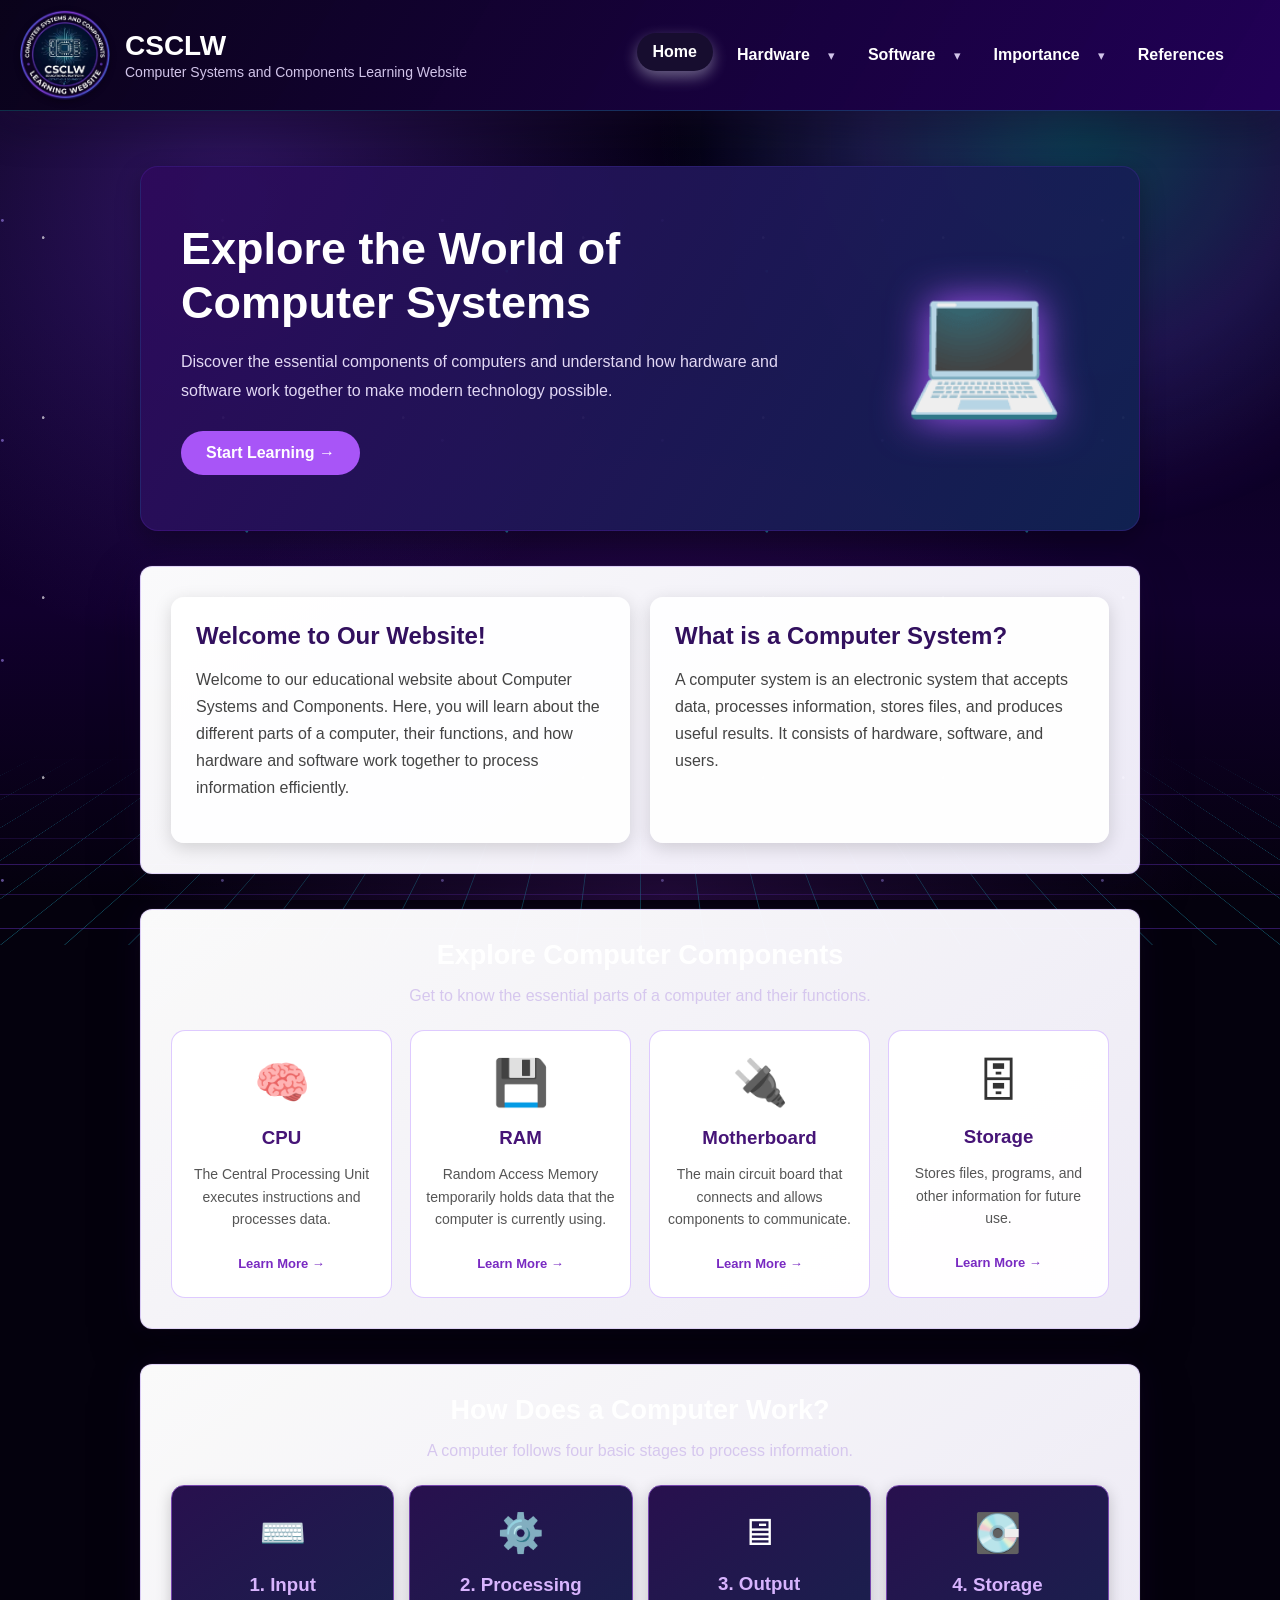
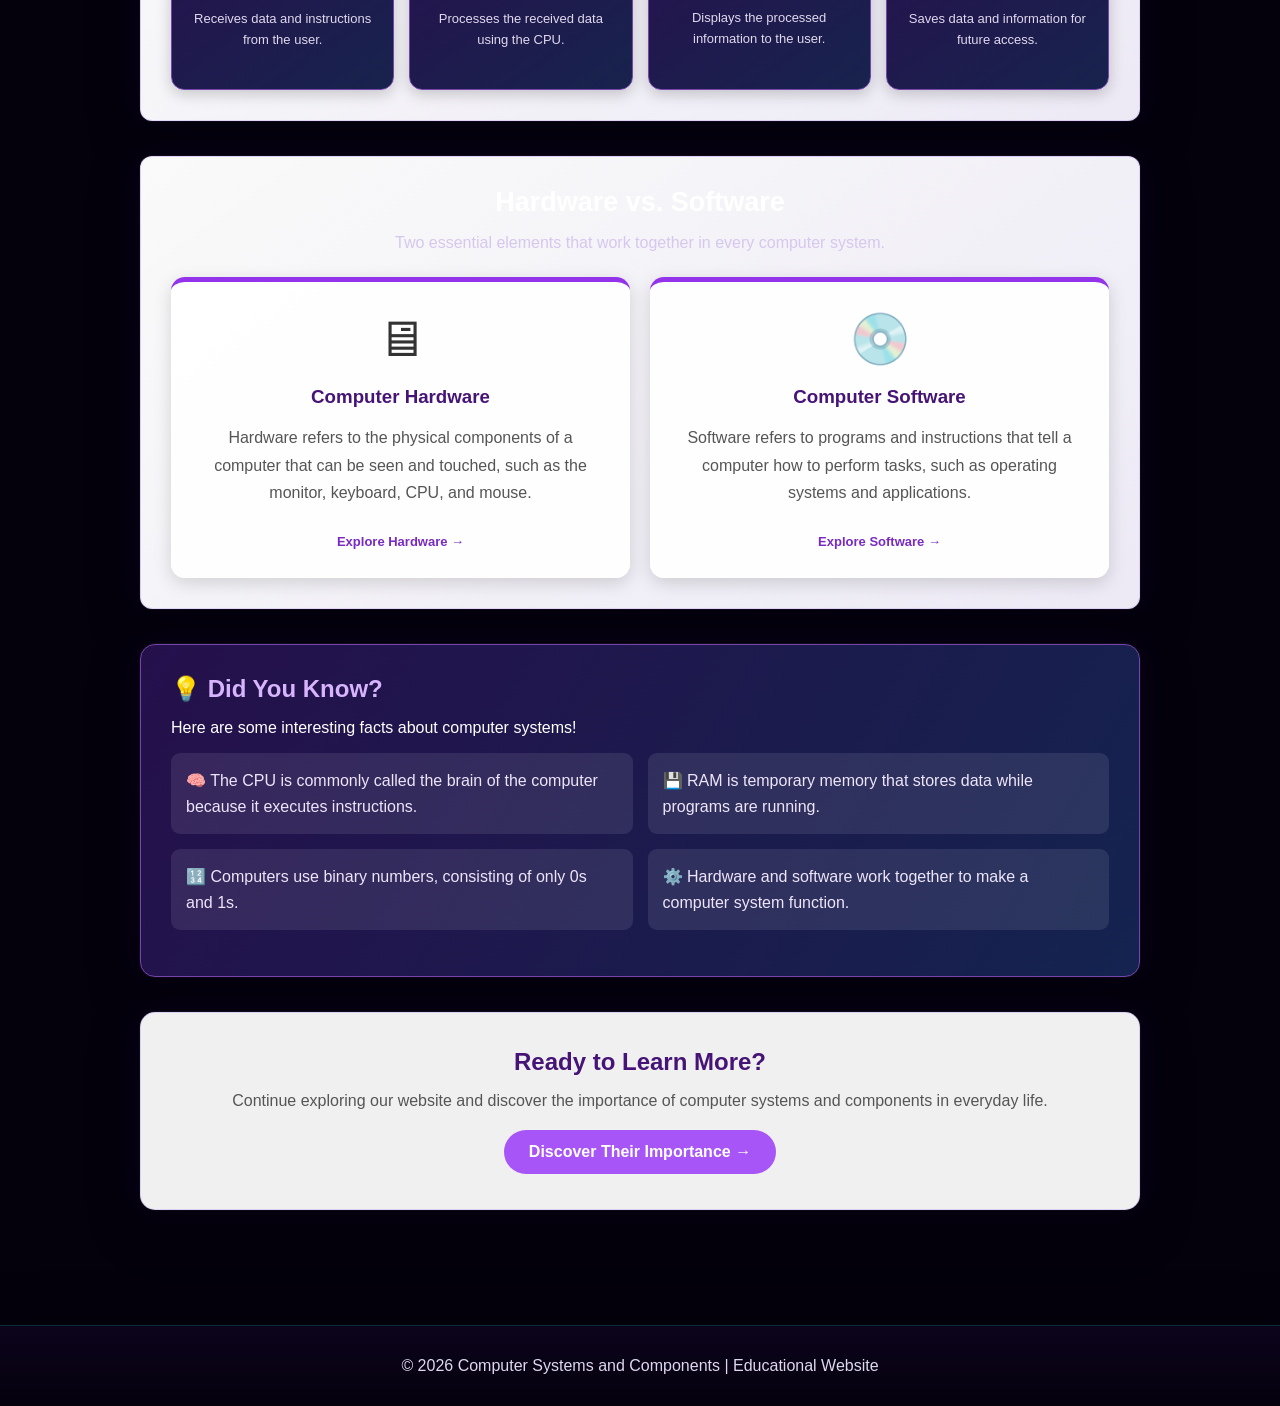
<file: index.html>
<!DOCTYPE html>
<html lang="en">
<head>
    <meta charset="UTF-8">
    <meta name="viewport" content="width=device-width, initial-scale=1.0">
    <!-- Favicon para sa browser tab: Nakaturo sa logo.jpg -->
    <link rel="icon" type="image/jpeg" href="logo.jpg">
    <title>Computer Systems and Components Learning Website - Home</title>
    <meta name="description" content="Learn about computer systems, hardware, software, and PC maintenance with CSCLW.[cite: 18]">
    <link rel="stylesheet" href="style.css">
    
    <!-- dagdag style para sa Homepage -->
    <style>
        main {
            width: 100%;
            max-width: 1200px;
            margin: auto;
            padding: 30px 25px;
            box-sizing: border-box;
        }
        main section {
            margin-bottom: 35px;
        }
        main h2 {
            color: #32105e;
            margin-bottom: 15px;
        }
        /* Estilo ng Hero Section sa Itaas */
        .hero {
            display: flex;
            align-items: center;
            justify-content: space-between;
            gap: 30px;
            padding: 55px 40px;
            border-radius: 18px;
            background: linear-gradient(120deg, rgba(45, 10, 91, 0.95), rgba(17, 35, 83, 0.95));
            color: white;
            overflow: hidden;
            box-shadow: 0 8px 25px rgba(0,0,0,0.3);
        }
        .hero-content { flex: 1; }
        .hero-content h2 { color: white; font-size: clamp(28px, 4vw, 45px); line-height: 1.2; margin-bottom: 18px; }
        .hero-content p { color: #e2d8f5; line-height: 1.8; margin-bottom: 25px; }
        .hero-button {
            display: inline-block;
            padding: 13px 25px;
            background: #a855f7;
            color: white;
            text-decoration: none;
            border-radius: 25px;
            font-weight: bold;
            transition: 0.3s;
        }
        .hero-button:hover { background: #c084fc; transform: translateY(-3px); box-shadow: 0 5px 15px rgba(168,85,247,0.4); }
        .hero-visual { flex: 0 0 230px; display: flex; justify-content: center; align-items: center; }
        .hero-visual .computer-icon { font-size: 130px; filter: drop-shadow(0 0 20px #a855f7); }
        
        /* Grid para sa Intro */
        .intro-grid { display: grid; grid-template-columns: repeat(2, 1fr); gap: 20px; }
        .info-card { background: rgba(255,255,255,0.94); padding: 25px; border-radius: 13px; box-shadow: 0 5px 18px rgba(0,0,0,0.15); transition: 0.3s; }
        .info-card:hover { transform: translateY(-5px); }
        .info-card p { line-height: 1.7; color: #444; }

        /* Pamagat ng Seksyon */
        .section-heading { color: white; text-align: center; margin-bottom: 25px; }
        .section-heading h2 { color: white; font-size: 27px; margin-bottom: 8px; }
        .section-heading p { color: #d6c7ee; }

        /* Mga Komponent ng Computer */
        .components-grid { display: grid; grid-template-columns: repeat(4, 1fr); gap: 18px; }
        .component-card { background: rgba(255,255,255,0.95); border: 1px solid rgba(190,150,255,0.5); border-radius: 14px; padding: 25px 15px; text-align: center; transition: 0.3s; }
        .component-card:hover { transform: translateY(-7px); box-shadow: 0 8px 22px rgba(168,85,247,0.3); }
        .component-icon { font-size: 45px; margin-bottom: 12px; }
        .component-card h3 { color: #461477; margin-bottom: 10px; }
        .component-card p { color: #555; font-size: 14px; line-height: 1.6; }
        .learn-link { display: inline-block; margin-top: 12px; color: #792ac2; text-decoration: none; font-weight: bold; font-size: 13px; }
        .learn-link:hover { text-decoration: underline; }

        /* Paano Gumagana ang Computer */
        .process-grid { display: grid; grid-template-columns: repeat(4, 1fr); gap: 15px; }
        .process-card { background: linear-gradient(145deg, #28104e, #17234d); color: white; text-align: center; padding: 25px 12px; border-radius: 13px; border: 1px solid #7544ad; box-shadow: 0 4px 15px rgba(0,0,0,0.2); }
        .process-card .process-icon { font-size: 38px; margin-bottom: 12px; }
        .process-card h3 { color: #d8b4fe; margin-bottom: 8px; }
        .process-card p { color: #e1d8ee; font-size: 13px; line-height: 1.6; }

        /* Hardware kumpara sa Software */
        .comparison-grid { display: grid; grid-template-columns: repeat(2, 1fr); gap: 20px; }
        .comparison-card { background: rgba(255,255,255,0.95); padding: 28px; border-radius: 14px; text-align: center; border-top: 5px solid #9333ea; box-shadow: 0 5px 18px rgba(0,0,0,0.15); }
        .comparison-card .comparison-icon { font-size: 50px; margin-bottom: 12px; }
        .comparison-card h3 { color: #461477; margin-bottom: 10px; }
        .comparison-card p { color: #555; line-height: 1.7; }

        /* Mga Kaalaman (Did You Know) */
        .facts-section { background: linear-gradient(120deg, #25104c, #14234f); padding: 30px; border-radius: 15px; color: white; border: 1px solid #7544ad; }
        .facts-section h2 { color: #d8b4fe; }
        .facts-list { display: grid; grid-template-columns: repeat(2, 1fr); gap: 15px; list-style: none; padding: 0; }
        .facts-list li { padding: 15px; background: rgba(255,255,255,0.09); border-radius: 9px; color: #eee5fa; line-height: 1.6; }

        /* Call to Action sa Baba */
        .bottom-cta { text-align: center; padding: 35px 20px; background: rgba(255,255,255,0.94); border-radius: 15px; }
        .bottom-cta h2 { color: #461477; }
        .bottom-cta p { color: #555; margin-bottom: 20px; }

        /* Responsive para sa Mobile Screen */
        @media (max-width: 768px) {
            main { padding: 20px 15px; }
            .hero { flex-direction: column; text-align: center; padding: 35px 20px; }
            .hero-visual { flex-basis: auto; }
            .hero-visual .computer-icon { font-size: 90px; }
            .components-grid, .process-grid { grid-template-columns: repeat(2, 1fr); }
            .intro-grid, .comparison-grid { grid-template-columns: 1fr; }
            .facts-list { grid-template-columns: 1fr; }
        }
    </style>
</head>
<body>
    <!-- HEADER SECTION: Naglalaman ng logo at pangunahing menu -->
    <header class="header">
        <div class="logo-title-container">
            <img src="logo.jpg" alt="CSCLW Logo" class="csclw-img-logo" width="90" height="90">
            <div>
                <h1>CSCLW</h1>
                <p>Computer Systems and Components Learning Website</p>
            </div>
        </div>
        
        <!-- NAVIGATION BAR: Mga page ng website -->
        <nav>
            <a href="index.html" class="active" aria-current="page">Home</a>
            <div class="dropdown">
                <a href="hardware.html">Hardware</a>
                <details class="dropdown-details" name="nav-dropdowns">
                    <summary class="dropdown-toggle" aria-label="Show Hardware sections"><span aria-hidden="true">▾</span></summary>
                    <div class="dropdown-content" id="hardware-menu">
                        <a href="hardware.html#processing">Processing Units</a>
                        <a href="hardware.html#storage">Storage &amp; Memory</a>
                        <a href="hardware.html#peripherals">Peripherals</a>
                    </div>
                </details>
            </div>
            <div class="dropdown">
                <a href="software.html">Software</a>
                <details class="dropdown-details" name="nav-dropdowns">
                    <summary class="dropdown-toggle" aria-label="Show Software sections"><span aria-hidden="true">▾</span></summary>
                    <div class="dropdown-content" id="software-menu">
                        <a href="software.html#os">Operating Systems</a>
                        <a href="software.html#apps">Applications</a>
                    </div>
                </details>
            </div>
            <div class="dropdown">
                <a href="importance.html">Importance</a>
                <details class="dropdown-details" name="nav-dropdowns">
                    <summary class="dropdown-toggle" aria-label="Show Importance sections"><span aria-hidden="true">▾</span></summary>
                    <div class="dropdown-content" id="importance-menu">
                        <a href="importance.html#efficiency">System Efficiency</a>
                        <a href="importance.html#maintenance">Maintenance Steps</a>
                    </div>
                </details>
            </div>
            <a href="references.html">References</a>
        </nav>
    </header>

    <!-- MAIN CONTENT: Lahat ng info sa homepage -->
    <main>
        <!-- 1. Hero Section -->
        <section class="hero" id="home">
            <div class="hero-content">
                <h2>Explore the World of Computer Systems</h2>
                <p>Discover the essential components of computers and understand how hardware and software work together to make modern technology possible.</p>
                <a href="hardware.html" class="hero-button">Start Learning →</a>
            </div>
            <div class="hero-visual">
                <div class="computer-icon">💻</div>
            </div>
        </section>

        <!-- 2. Welcome and Overview -->
        <section class="intro-grid">
            <div class="info-card">
                <h2>Welcome to Our Website!</h2>
                <p>Welcome to our educational website about Computer Systems and Components. Here, you will learn about the different parts of a computer, their functions, and how hardware and software work together to process information efficiently.</p>
            </div>
            <div class="info-card">
                <h2>What is a Computer System?</h2>
                <p>A computer system is an electronic system that accepts data, processes information, stores files, and produces useful results. It consists of hardware, software, and users.</p>
            </div>
        </section>

        <!-- 3. Featured Computer Components -->
        <section id="featured-components">
            <div class="section-heading">
                <h2>Explore Computer Components</h2>
                <p>Get to know the essential parts of a computer and their functions.</p>
            </div>
            <div class="components-grid">
                <div class="component-card">
                    <div class="component-icon">🧠</div>
                    <h3>CPU</h3>
                    <p>The Central Processing Unit executes instructions and processes data.</p>
                    <a href="hardware.html#processing" class="learn-link">Learn More →</a>
                </div>
                <div class="component-card">
                    <div class="component-icon">💾</div>
                    <h3>RAM</h3>
                    <p>Random Access Memory temporarily holds data that the computer is currently using.</p>
                    <a href="hardware.html#storage" class="learn-link">Learn More →</a>
                </div>
                <div class="component-card">
                    <div class="component-icon">🔌</div>
                    <h3>Motherboard</h3>
                    <p>The main circuit board that connects and allows components to communicate.</p>
                    <a href="hardware.html#processing" class="learn-link">Learn More →</a>
                </div>
                <div class="component-card">
                    <div class="component-icon">🗄</div>
                    <h3>Storage</h3>
                    <p>Stores files, programs, and other information for future use.</p>
                    <a href="hardware.html#storage" class="learn-link">Learn More →</a>
                </div>
            </div>
        </section>

        <!-- 4. How a Computer Works -->
        <section id="computer-process">
            <div class="section-heading">
                <h2>How Does a Computer Work?</h2>
                <p>A computer follows four basic stages to process information.</p>
            </div>
            <div class="process-grid">
                <div class="process-card">
                    <div class="process-icon">⌨️</div>
                    <h3>1. Input</h3>
                    <p>Receives data and instructions from the user.</p>
                </div>
                <div class="process-card">
                    <div class="process-icon">⚙️</div>
                    <h3>2. Processing</h3>
                    <p>Processes the received data using the CPU.</p>
                </div>
                <div class="process-card">
                    <div class="process-icon">🖥</div>
                    <h3>3. Output</h3>
                    <p>Displays the processed information to the user.</p>
                </div>
                <div class="process-card">
                    <div class="process-icon">💽</div>
                    <h3>4. Storage</h3>
                    <p>Saves data and information for future access.</p>
                </div>
            </div>
        </section>

        <!-- 5. Hardware vs Software -->
        <section id="hardware-software">
            <div class="section-heading">
                <h2>Hardware vs. Software</h2>
                <p>Two essential elements that work together in every computer system.</p>
            </div>
            <div class="comparison-grid">
                <div class="comparison-card">
                    <div class="comparison-icon">🖥</div>
                    <h3>Computer Hardware</h3>
                    <p>Hardware refers to the physical components of a computer that can be seen and touched, such as the monitor, keyboard, CPU, and mouse.</p>
                    <a href="hardware.html" class="learn-link">Explore Hardware →</a>
                </div>
                <div class="comparison-card">
                    <div class="comparison-icon">💿</div>
                    <h3>Computer Software</h3>
                    <p>Software refers to programs and instructions that tell a computer how to perform tasks, such as operating systems and applications.</p>
                    <a href="software.html" class="learn-link">Explore Software →</a>
                </div>
            </div>
        </section>

        <!-- 6. Did You Know -->
        <section class="facts-section">
            <h2>💡 Did You Know?</h2>
            <p>Here are some interesting facts about computer systems!</p>
            <ul class="facts-list">
                <li>🧠 The CPU is commonly called the brain of the computer because it executes instructions.</li>
                <li>💾 RAM is temporary memory that stores data while programs are running.</li>
                <li>🔢 Computers use binary numbers, consisting of only 0s and 1s.</li>
                <li>⚙️ Hardware and software work together to make a computer system function.</li>
            </ul>
        </section>

        <!-- 7. Bottom Call to Action -->
        <section class="bottom-cta">
            <h2>Ready to Learn More?</h2>
            <p>Continue exploring our website and discover the importance of computer systems and components in everyday life.</p>
            <a href="importance.html" class="hero-button">Discover Their Importance →</a>
        </section>
    </main>

    <!-- FOOTER SECTION -->
    <footer>
        <p>&copy; 2026 Computer Systems and Components | Educational Website</p>
    </footer>
</body>
</html>
</file>
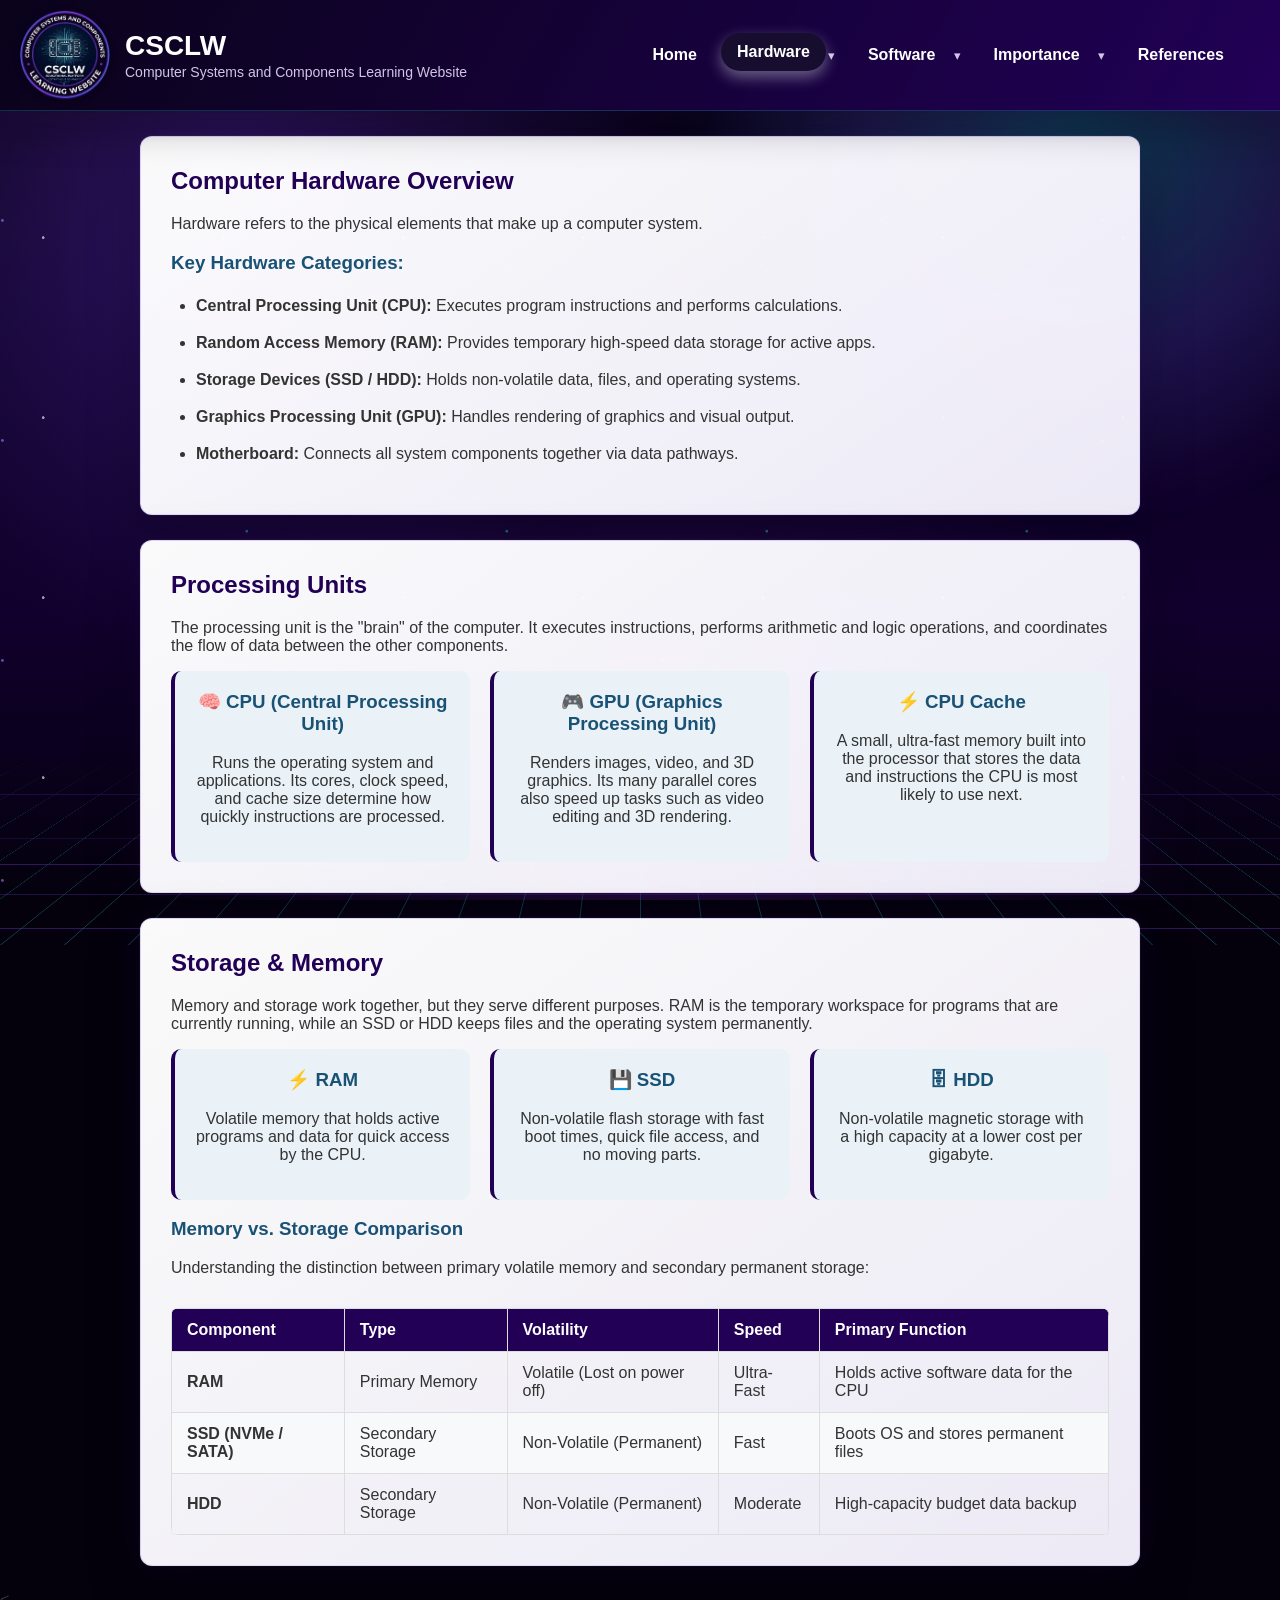
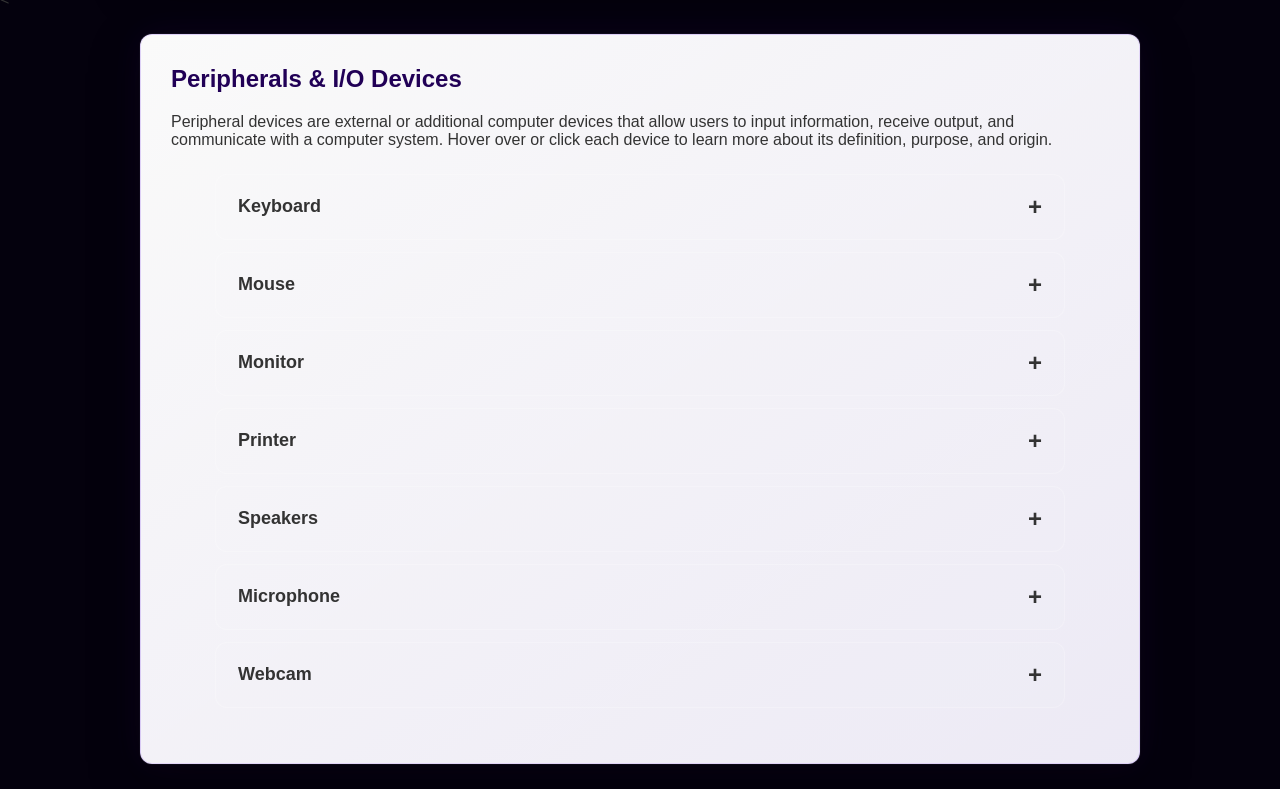
<file: hardware.html>
<!DOCTYPE html> 
<html lang="en"> 
<head> 
    <meta charset="UTF-8"> 
    <meta name="viewport" content="width=device-width, initial-scale=1.0"> 
    <link rel="icon" type="image/jpeg" href="logo.jpg"> 
    <title>Hardware - Computer Systems and Components Learning Website</title> 
    <meta name="description" content="Learn about computer hardware: processing units, 
memory, storage, and peripherals."> 
    <link rel="stylesheet" href="style.css"> 
</head> 
<body> 
 
    <header class="header"> 
        <div class="logo-title-container"> 
            <img src="logo.jpg" alt="CSCLW Logo" class="csclw-img-logo" width="90" height="90"> 
            <div> 
                <h1>CSCLW</h1> 
                <p>Computer Systems and Components Learning Website</p> 
            </div> 
        </div> 
 
        <nav> 
            <a href="index.html">Home</a> 
 
            <div class="dropdown"> 
                <a href="hardware.html" class="active" aria-current="page">Hardware</a> 
                <details class="dropdown-details" name="nav-dropdowns"> 
                    <summary class="dropdown-toggle" aria-label="Show Hardware sections"><span 
aria-hidden="true">▾</span></summary> 
                    <div class="dropdown-content" id="hardware-menu"> 
                        <a href="hardware.html#processing">Processing Units</a> 
                        <a href="hardware.html#storage">Storage &amp; Memory</a> 
                        <a href="hardware.html#peripherals">Peripherals</a> 
                    </div> 
                </details> 
            </div> 
 
            <div class="dropdown"> 
                <a href="software.html">Software</a> 
                <details class="dropdown-details" name="nav-dropdowns"> 
                    <summary class="dropdown-toggle" aria-label="Show Software sections"><span 
aria-hidden="true">▾</span></summary> 
                    <div class="dropdown-content" id="software-menu"> 
                        <a href="software.html#os">Operating Systems</a> 
                        <a href="software.html#apps">Applications</a> 
                    </div> 
                </details> 
            </div> 
 
            <div class="dropdown"> 
                <a href="importance.html">Importance</a> 
                <details class="dropdown-details" name="nav-dropdowns"> 
                    <summary class="dropdown-toggle" aria-label="Show Importance sections"><span 
aria-hidden="true">▾</span></summary> 
                    <div class="dropdown-content" id="importance-menu"> 
                        <a href="importance.html#efficiency">System Efficiency</a> 
                        <a href="importance.html#maintenance">Maintenance Steps</a> 
                    </div> 
                </details> 
            </div> 
 
            <a href="references.html">References</a> 
        </nav> 
    </header> 
 
    <main> 
    <section id="hardware-intro"> 
        <h2>Computer Hardware Overview</h2> 
        <p>Hardware refers to the physical elements that make up a computer system.</p> 
 
        <h3>Key Hardware Categories:</h3> 
        <ul class="custom-list"> 
            <li><strong>Central Processing Unit (CPU):</strong> Executes program instructions 
and performs calculations.</li> 
            <li><strong>Random Access Memory (RAM):</strong> Provides temporary high-speed 
data storage for active apps.</li> 
            <li><strong>Storage Devices (SSD / HDD):</strong> Holds non-volatile data, files, and 
operating systems.</li> 
            <li><strong>Graphics Processing Unit (GPU):</strong> Handles rendering of graphics 
and visual output.</li> 
            <li><strong>Motherboard:</strong> Connects all system components together via data 
pathways.</li> 
        </ul> 
    </section> 
 
    <section id="processing"> 
        <h2>Processing Units</h2> 
        <p> 
            The processing unit is the "brain" of the computer. It executes instructions, 
            performs arithmetic and logic operations, and coordinates the flow of data 
            between the other components. 
        </p> 
 
        <div class="components"> 
            <div class="card"> 
                <h3>
🧠
 CPU (Central Processing Unit)</h3> 
                <p> 
                    Runs the operating system and applications. Its cores, clock speed, 
                    and cache size determine how quickly instructions are processed. 
                </p> 
            </div> 
            <div class="card"> 
                <h3>
🎮
 GPU (Graphics Processing Unit)</h3> 
                <p> 
                    Renders images, video, and 3D graphics. Its many parallel cores also 
                    speed up tasks such as video editing and 3D rendering. 
                </p> 
            </div> 
            <div class="card"> 
                <h3>
⚡
 CPU Cache</h3> 
                <p> 
                    A small, ultra-fast memory built into the processor that stores the 
                    data and instructions the CPU is most likely to use next. 
                </p> 
            </div> 
        </div> 
    </section> 
 
    <section id="storage"> 
        <h2>Storage &amp; Memory</h2> 
        <p> 
            Memory and storage work together, but they serve different purposes. RAM is 
            the temporary workspace for programs that are currently running, while an SSD 
            or HDD keeps files and the operating system permanently. 
        </p> 
 
        <div class="components"> 
            <div class="card"> 
                <h3>
⚡
 RAM</h3> 
                <p>Volatile memory that holds active programs and data for quick access by the 
CPU.</p> 
            </div> 
            <div class="card"> 
                <h3>
💾
 SSD</h3> 
                <p>Non-volatile flash storage with fast boot times, quick file access, and no moving 
parts.</p> 
            </div> 
            <div class="card"> 
                <h3>
🗄
 HDD</h3> 
                <p>Non-volatile magnetic storage with a high capacity at a lower cost per 
gigabyte.</p> 
            </div> 
        </div> 
 
        <h3>Memory vs. Storage Comparison</h3> 
        <p>Understanding the distinction between primary volatile memory and secondary 
permanent storage:</p> 
 
        <div class="table-responsive"> 
            <table class="data-table"> 
                <thead> 
                    <tr> 
                        <th>Component</th> 
                        <th>Type</th> 
                        <th>Volatility</th> 
                        <th>Speed</th> 
                        <th>Primary Function</th> 
                    </tr> 
                </thead> 
                <tbody> 
                    <tr> 
                        <td><strong>RAM</strong></td> 
                        <td>Primary Memory</td> 
                        <td>Volatile (Lost on power off)</td> 
                        <td>Ultra-Fast</td> 
                        <td>Holds active software data for the CPU</td> 
                    </tr> 
                    <tr> 
                        <td><strong>SSD (NVMe / SATA)</strong></td> 
                        <td>Secondary Storage</td> 
                        <td>Non-Volatile (Permanent)</td> 
                        <td>Fast</td> 
                        <td>Boots OS and stores permanent files</td> 
                    </tr> 
                    <tr> 
                        <td><strong>HDD</strong></td> 
                        <td>Secondary Storage</td> 
                        <td>Non-Volatile (Permanent)</td> 
                        <td>Moderate</td> 
                        <td>High-capacity budget data backup</td> 
                    </tr> 
                </tbody> 
            </table> 
        </div> 
    </section> 
 
    < 
<section id="peripherals"> 
    <h2>Peripherals &amp; I/O Devices</h2> 
 
    <p> 
        Peripheral devices are external or additional computer devices 
        that allow users to input information, receive output, and 
        communicate with a computer system. Hover over or click each 
        device to learn more about its definition, purpose, and origin. 
    </p> 
 
    <div class="peripheral-list"> 
 
        <details class="peripheral-item"> 
            <summary>Keyboard</summary> 
            <div class="peripheral-info"> 
                <img src="image/keyboard.jpeg" alt="Computer keyboard"> 
                <div> 
                    <h3>Keyboard</h3> 
                    <p><strong>Definition:</strong> An input device containing keys used to enter 
letters, numbers, and commands into a computer.</p> 
                    <p><strong>Purpose:</strong> Allows users to type documents, enter data, and 
control computer functions.</p> 
                    <p><strong>Origin:</strong> Its design developed from mechanical typewriters, 
particularly the typewriter patented by Christopher Latham Sholes in 1868.</p> 
                </div> 
            </div> 
        </details> 
 
        <details class="peripheral-item"> 
            <summary>Mouse</summary> 
            <div class="peripheral-info"> 
                <img src="image/mouse.jpeg" alt="Computer mouse"> 
                <div> 
                    <h3>Mouse</h3> 
                    <p><strong>Definition:</strong> A pointing input device used to control the cursor 
on a computer screen.</p> 
                    <p><strong>Purpose:</strong> Allows users to point, click, select, drag, and 
navigate items on the screen.</p> 
                    <p><strong>Origin:</strong> The first computer mouse prototype was developed 
by Douglas Engelbart in 1964.</p> 
                </div> 
            </div> 
        </details> 
 
        <details class="peripheral-item"> 
            <summary>Monitor</summary> 
            <div class="peripheral-info"> 
                <img src="image/monitor.jpeg" alt="Computer monitor"> 
                <div> 
                    <h3>Monitor</h3> 
                    <p><strong>Definition:</strong> An output device that displays visual information 
generated by a computer.</p> 
                    <p><strong>Purpose:</strong> Shows text, images, videos, graphics, and other 
computer output.</p> 
                    <p><strong>Origin:</strong> Early computer displays evolved from technologies 
such as cathode-ray tubes (CRTs), which were adapted for computer use.</p> 
                </div> 
            </div> 
        </details> 
 
        <details class="peripheral-item"> 
            <summary>Printer</summary> 
            <div class="peripheral-info"> 
                <img src="image/printer.jpeg" alt="Computer printer"> 
                <div> 
                    <h3>Printer</h3> 
                    <p><strong>Definition:</strong> An output device that produces physical copies of 
digital documents and images.</p> 
                    <p><strong>Purpose:</strong> Prints schoolwork, reports, photographs, and other 
digital materials onto paper.</p> 
                    <p><strong>Origin:</strong> Modern computer printers developed from earlier 
printing technologies, including mechanical line printers used with early computers.</p> 
                </div> 
            </div> 
        </details> 
 
        <details class="peripheral-item"> 
            <summary>Speakers</summary> 
            <div class="peripheral-info"> 
                <img src="image/speaker.jpeg" alt="Computer speakers"> 
                <div> 
                    <h3>Speakers</h3> 
                    <p><strong>Definition:</strong> Audio output devices that convert electrical 
signals into sound.</p> 
                    <p><strong>Purpose:</strong> Allow users to hear music, videos, notifications, 
and other computer audio.</p> 
                    <p><strong>Origin:</strong> They developed from the early loudspeaker 
technologies introduced during the late 19th and early 20th centuries.</p> 
                </div> 
            </div> 
        </details> 
 
        <details class="peripheral-item"> 
            <summary>Microphone</summary> 
            <div class="peripheral-info"> 
                <img src="image/microphone.jpeg" alt="Computer microphone"> 
                <div> 
                    <h3>Microphone</h3> 
                    <p><strong>Definition:</strong> An input device that converts sound waves into 
electrical or digital signals.</p> 
                    <p><strong>Purpose:</strong> Records audio and allows users to communicate 
through voice calls, meetings, and recordings.</p> 
                    <p><strong>Origin:</strong> Early microphone technology emerged during the 
development of the telephone in the 19th century.</p> 
                </div> 
            </div> 
        </details> 
 
        <details class="peripheral-item"> 
            <summary>Webcam</summary> 
            <div class="peripheral-info"> 
                <img src="image/webcam.jpeg" alt="Computer webcam"> 
                <div> 
                    <h3>Webcam</h3> 
                    <p><strong>Definition:</strong> A digital camera designed to capture images and 
videos for a computer.</p> 
                    <p><strong>Purpose:</strong> Used for video conferences, online classes, live 
streaming, and video recording.</p> 
                    <p><strong>Origin:</strong> One of the earliest webcams was developed at the 
University of Cambridge in 1991 to monitor a coffee pot.</p> 
</div> 
</div> 
</details> 
</div> 
</section>
</file>
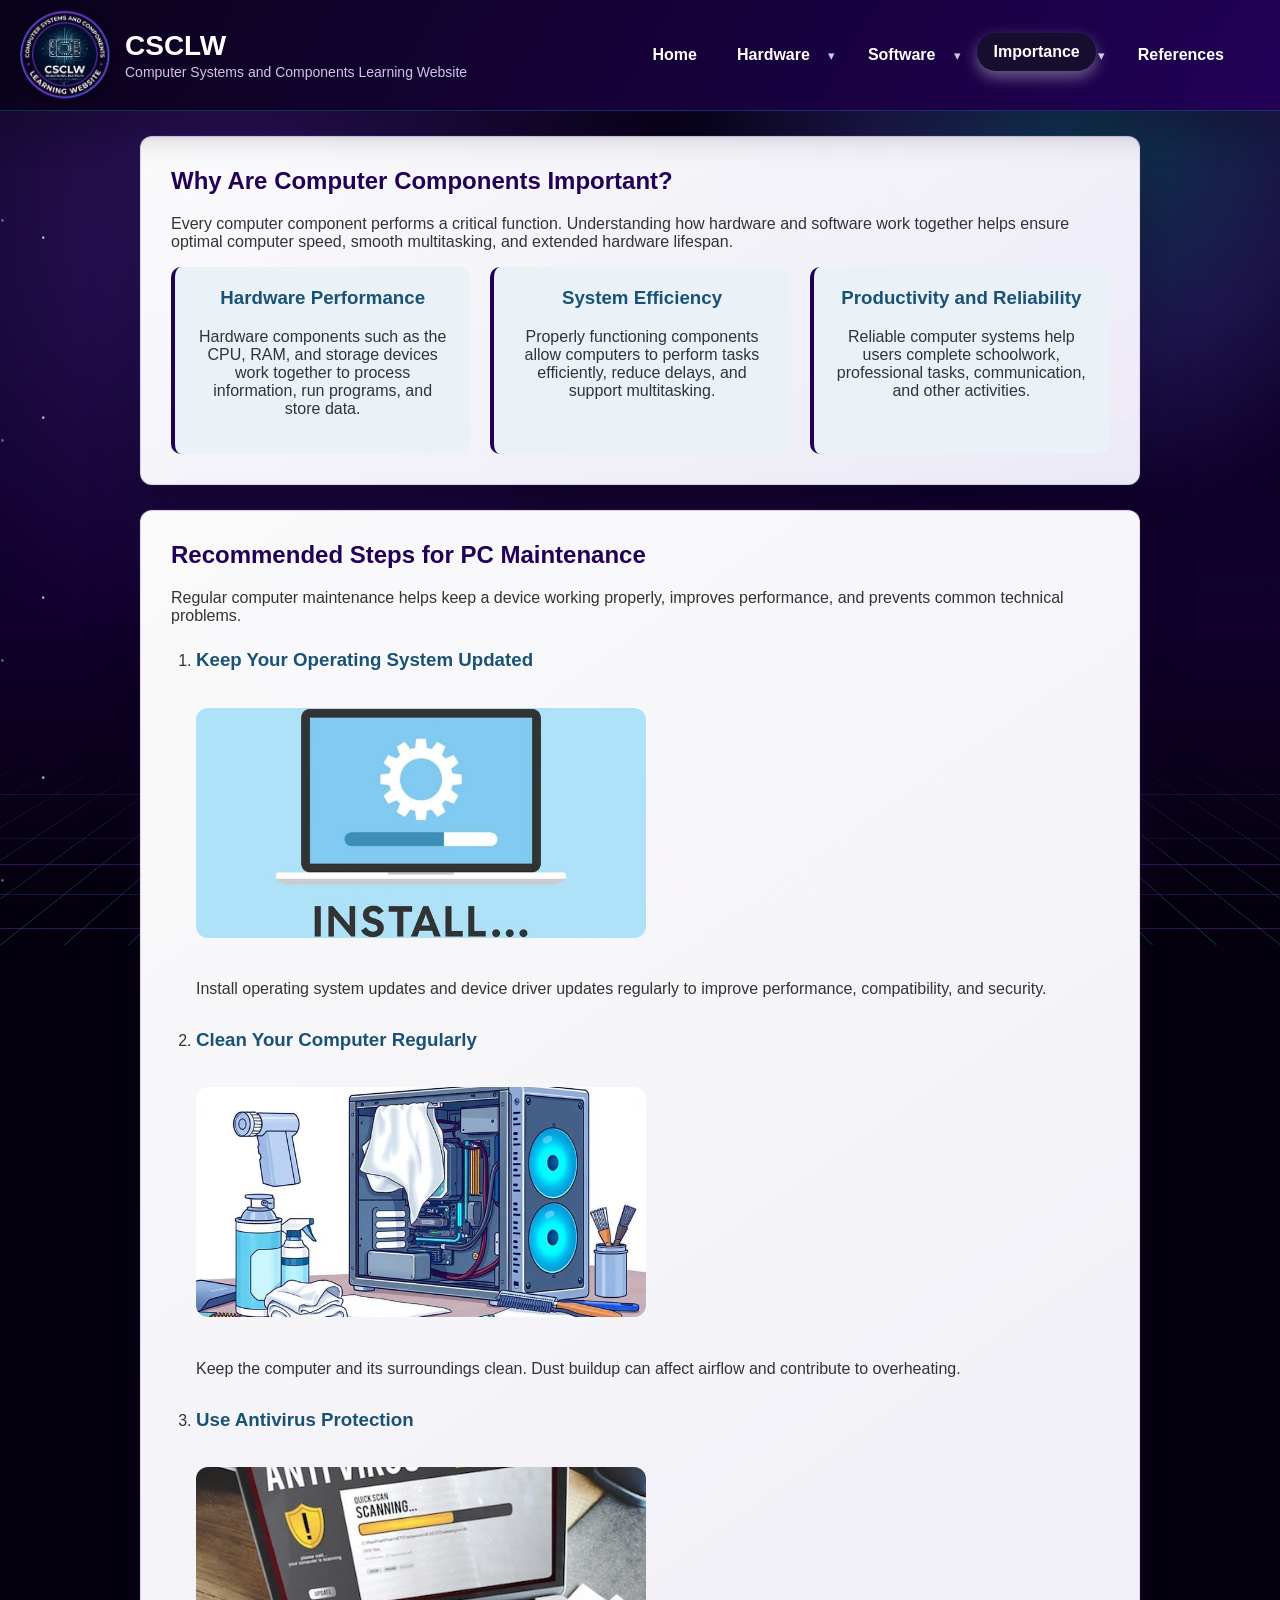
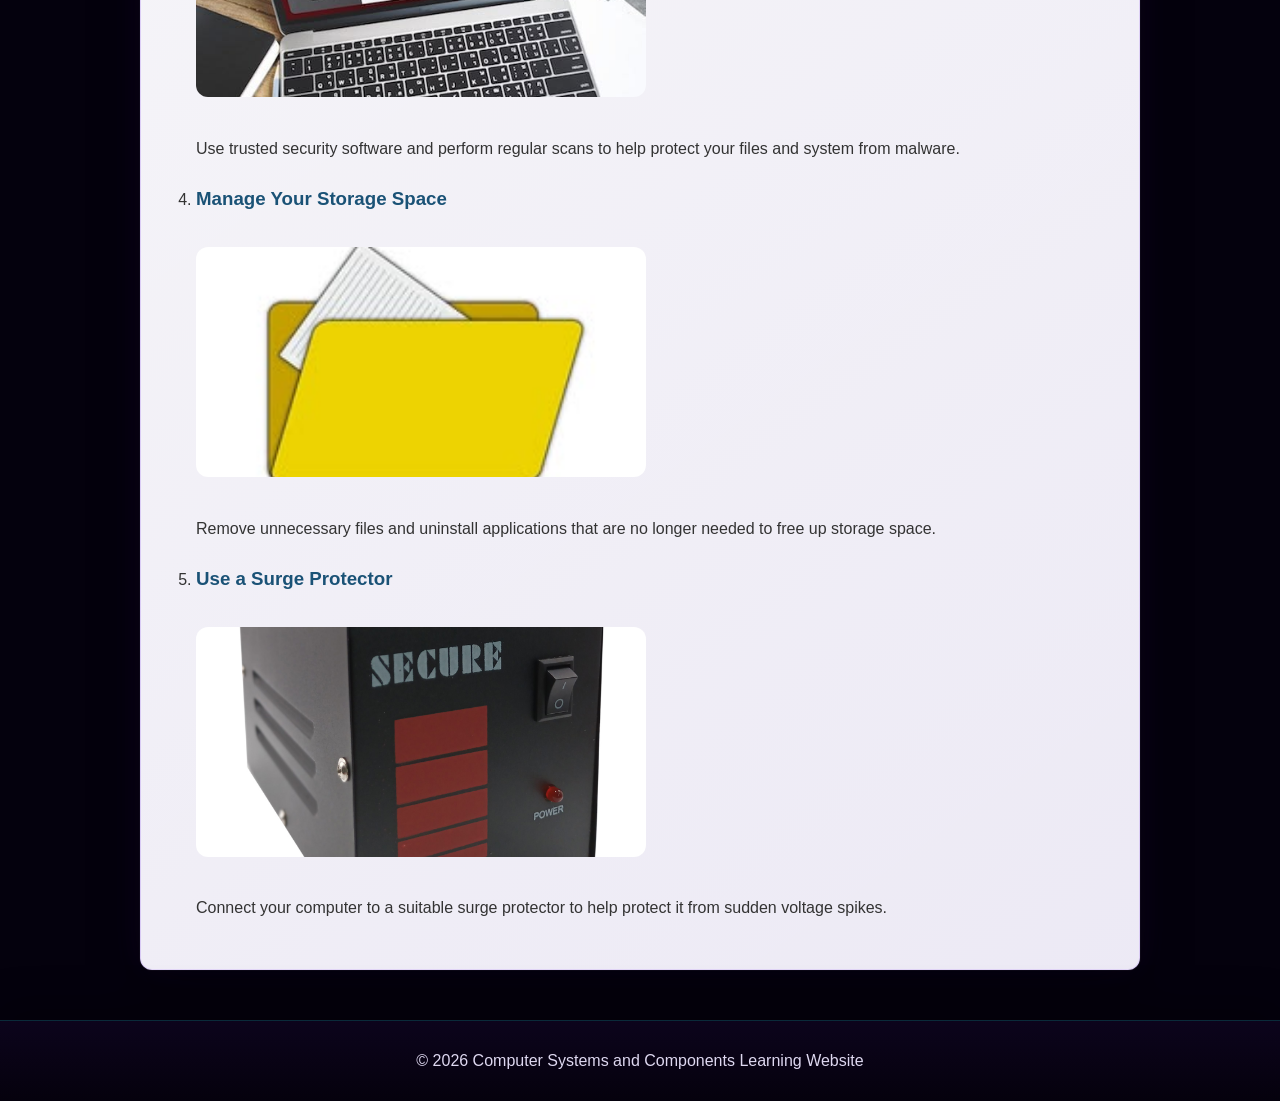
<file: importance.html>
<!DOCTYPE html> 
<html lang="en"> 
<head> 
    <meta charset="UTF-8"> 
    <meta name="viewport" content="width=device-width, initial-scale=1.0"> 
    <link rel="icon" type="image/jpeg" href="logo.jpg"> 
    <title>Importance - Computer Systems and Components Learning Website</title> 
    <meta name="description" content="Understand why computer components matter and learn 
recommended PC maintenance steps."> 
    <link rel="stylesheet" href="style.css"> 
 
    <style> 
        .importance-image { 
            width: 100%; 
            height: 220px; 
            object-fit: cover; 
            border-radius: 12px; 
            margin-bottom: 15px; 
        } 
 
        .importance-card { 
            overflow: hidden; 
        } 
 
        .maintenance-item { 
            margin-bottom: 25px; 
        } 
 
        .maintenance-item img { 
            width: 100%; 
            max-width: 450px; 
            height: 230px; 
            object-fit: cover; 
            border-radius: 12px; 
            margin: 12px 0; 
        } 
    </style> 
</head> 
 
<body> 
 
    <header class="header"> 
        <div class="logo-title-container"> 
            <img src="logo.jpg" alt="CSCLW Logo" class= "csclw-img-logo" width="90" height="90"> 
            <div> 
                <h1>CSCLW</h1> 
                <p>Computer Systems and Components Learning Website</p> 
            </div> 
        </div> 
 
        <nav> 
            <a href="index.html">Home</a> 
 
            <div class="dropdown"> 
                <a href="hardware.html">Hardware</a> 
                <details class="dropdown-details" name="nav-dropdowns"> 
                    <summary class="dropdown-toggle" aria-label="Show Hardware sections"><span 
aria-hidden="true">▾</span></summary> 
                    <div class="dropdown-content" id="hardware-menu"> 
                        <a href="hardware.html#processing">Processing Units</a> 
                        <a href="hardware.html#storage">Storage &amp; Memory</a> 
                        <a href="hardware.html#peripherals">Peripherals</a> 
                    </div> 
                </details> 
            </div> 
 
            <div class="dropdown"> 
                <a href="software.html">Software</a> 
                <details class="dropdown-details" name="nav-dropdowns"> 
                    <summary class="dropdown-toggle" aria-label="Show Software sections"><span 
aria-hidden="true">▾</span></summary> 
                    <div class="dropdown-content" id="software-menu"> 
                        <a href="software.html#os">Operating Systems</a> 
                        <a href="software.html#apps">Applications</a> 
                    </div> 
                </details> 
            </div> 
 
            <div class="dropdown"> 
                <a href="importance.html" class="active" aria-current="page">Importance</a> 
                <details class="dropdown-details" name="nav-dropdowns"> 
                    <summary class="dropdown-toggle" aria-label="Show Importance sections"><span 
aria-hidden="true">▾</span></summary> 
                    <div class="dropdown-content" id="importance-menu"> 
                        <a href="importance.html#efficiency">System Efficiency</a> 
                        <a href="importance.html#maintenance">Maintenance Steps</a> 
                    </div> 
                </details> 
            </div> 
 
            <a href="references.html">References</a> 
        </nav> 
    </header> 
 
    <main> 
 
        <section id="efficiency"> 
            <h2>Why Are Computer Components Important?</h2> 
            <p> 
                Every computer component performs a critical function. Understanding 
                how hardware and software work together helps ensure optimal computer 
                speed, smooth multitasking, and extended hardware lifespan. 
            </p> 
 
            <div class="components"> 
 
                <div class="card importance-card"> 
                    <h3>Hardware Performance</h3> 
                    <p> 
                        Hardware components such as the CPU, RAM, and storage devices 
                        work together to process information, run programs, and store data. 
                    </p> 
                </div> 
 
                <div class="card importance-card"> 
                    <h3>System Efficiency</h3> 
                    <p> 
                        Properly functioning components allow computers to perform 
                        tasks efficiently, reduce delays, and support multitasking. 
                    </p> 
                </div> 
 
                <div class="card importance-card"> 
                    <h3>Productivity and Reliability</h3> 
                    <p> 
                        Reliable computer systems help users complete schoolwork, 
                        professional tasks, communication, and other activities. 
                    </p> 
                </div> 
 
            </div> 
        </section> 
 
        <section id="maintenance"> 
            <h2>Recommended Steps for PC Maintenance</h2> 
            <p> 
                Regular computer maintenance helps keep a device working properly, 
                improves performance, and prevents common technical problems. 
            </p> 
 
            <ol class="custom-ordered-list"> 
 
                <li class="maintenance-item"> 
                    <h3>Keep Your Operating System Updated</h3> 
                    <img src="image/update.jpeg" 
                         alt="Computer displaying a software update"> 
                    <p> 
                        Install operating system updates and device driver updates 
                        regularly to improve performance, compatibility, and security. 
                    </p> 
                </li> 
 
                <li class="maintenance-item"> 
                    <h3>Clean Your Computer Regularly</h3> 
                    <img src="image/cleaning.jpeg" 
                         alt="Cleaning the exterior of a desktop computer"> 
                    <p> 
                        Keep the computer and its surroundings clean. Dust buildup 
                        can affect airflow and contribute to overheating. 
                    </p> 
                </li> 
 
                <li class="maintenance-item"> 
                    <h3>Use Antivirus Protection</h3> 
                    <img src="image/virus.jpeg" 
                         alt="Antivirus protection on a computer screen"> 
                    <p> 
                        Use trusted security software and perform regular scans 
                        to help protect your files and system from malware. 
                    </p> 
                </li> 
 
                <li class="maintenance-item"> 
                    <h3>Manage Your Storage Space</h3> 
                    <img src="image/storage.jpeg"
                         alt="Computer storage and file management"> 
                    <p> 
                        Remove unnecessary files and uninstall applications 
                        that are no longer needed to free up storage space. 
                    </p> 
                </li> 
 
                <li class="maintenance-item"> 
                    <h3>Use a Surge Protector</h3> 
                    <img src="image/avr.jpg" 
                         alt="Surge protector connected to computer equipment"> 
                    <p> 
                        Connect your computer to a suitable surge protector 
                        to help protect it from sudden voltage spikes. 
                    </p> 
                </li> 
 
            </ol> 
        </section> 
 
    </main> 
 
    <footer> 
        <p>&copy; 2026 Computer Systems and Components Learning Website</p> 
    </footer> 
 
</body> 
</html>
</file>
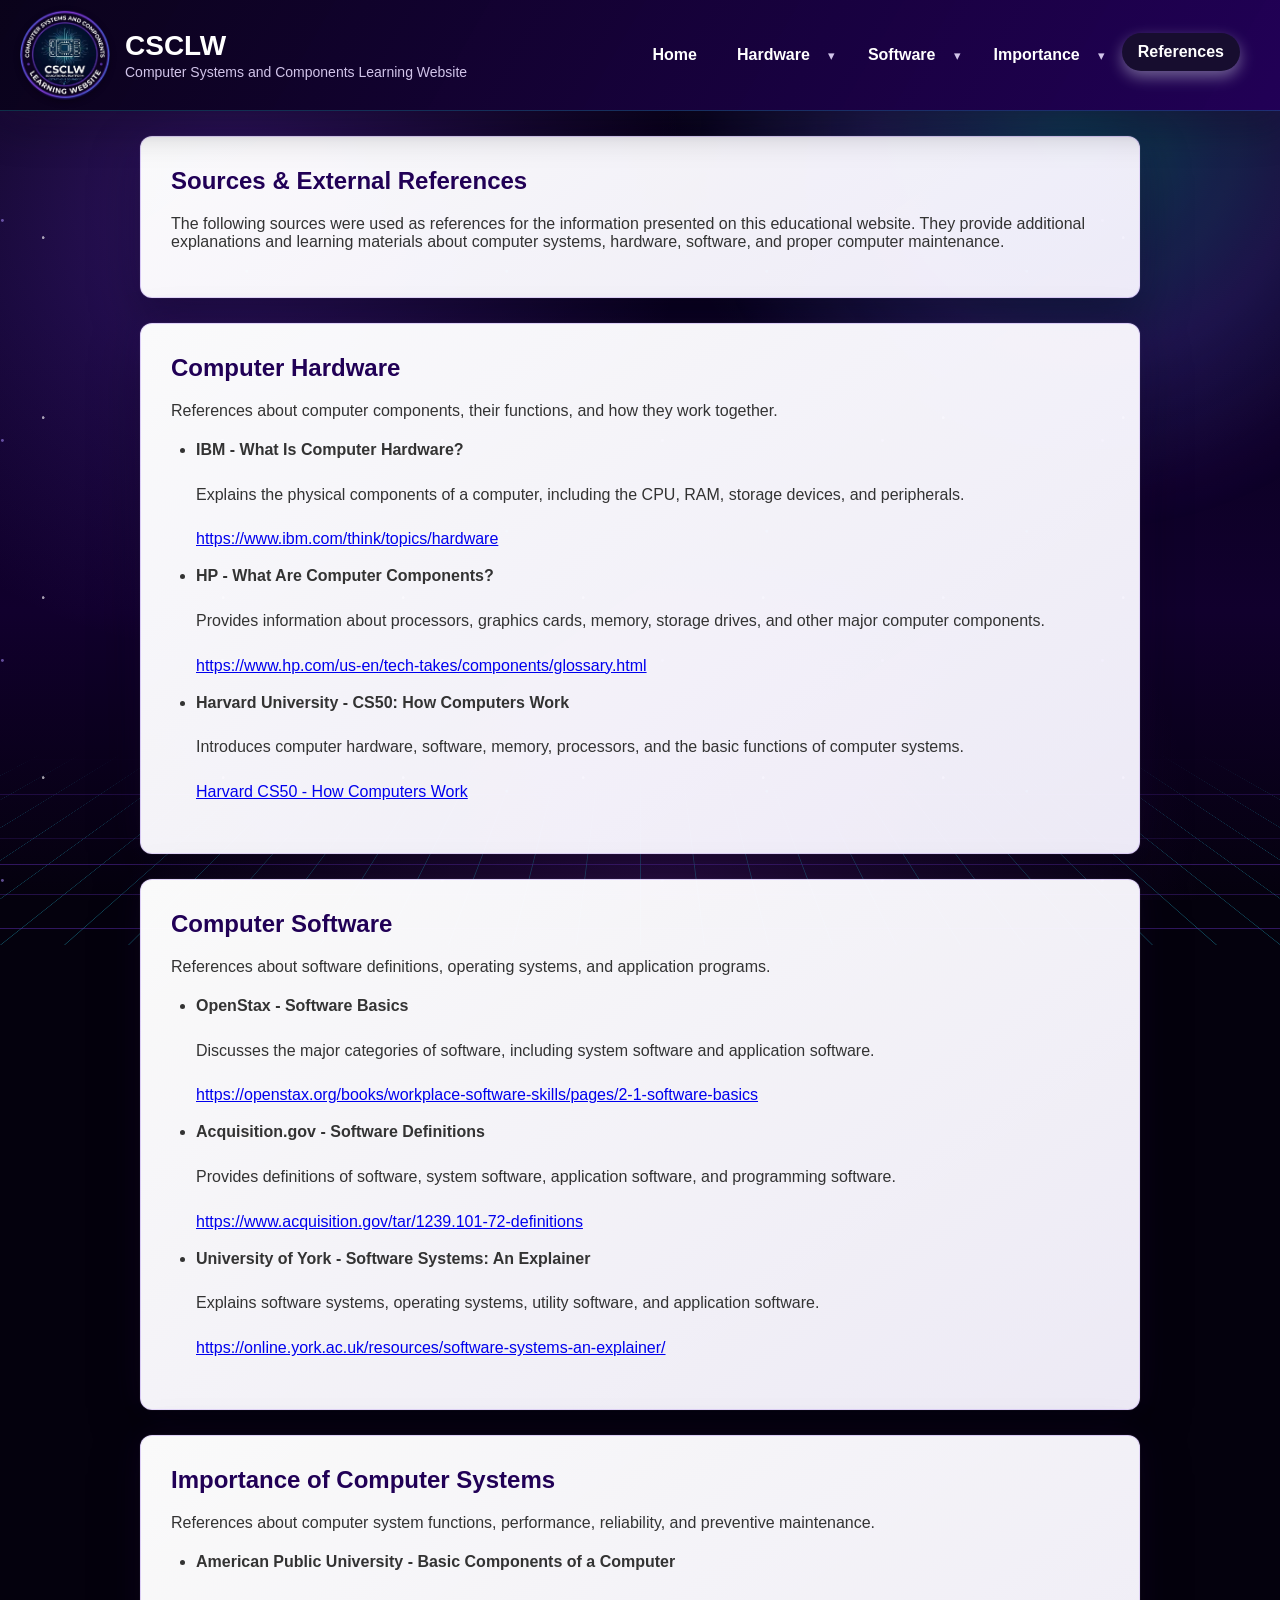
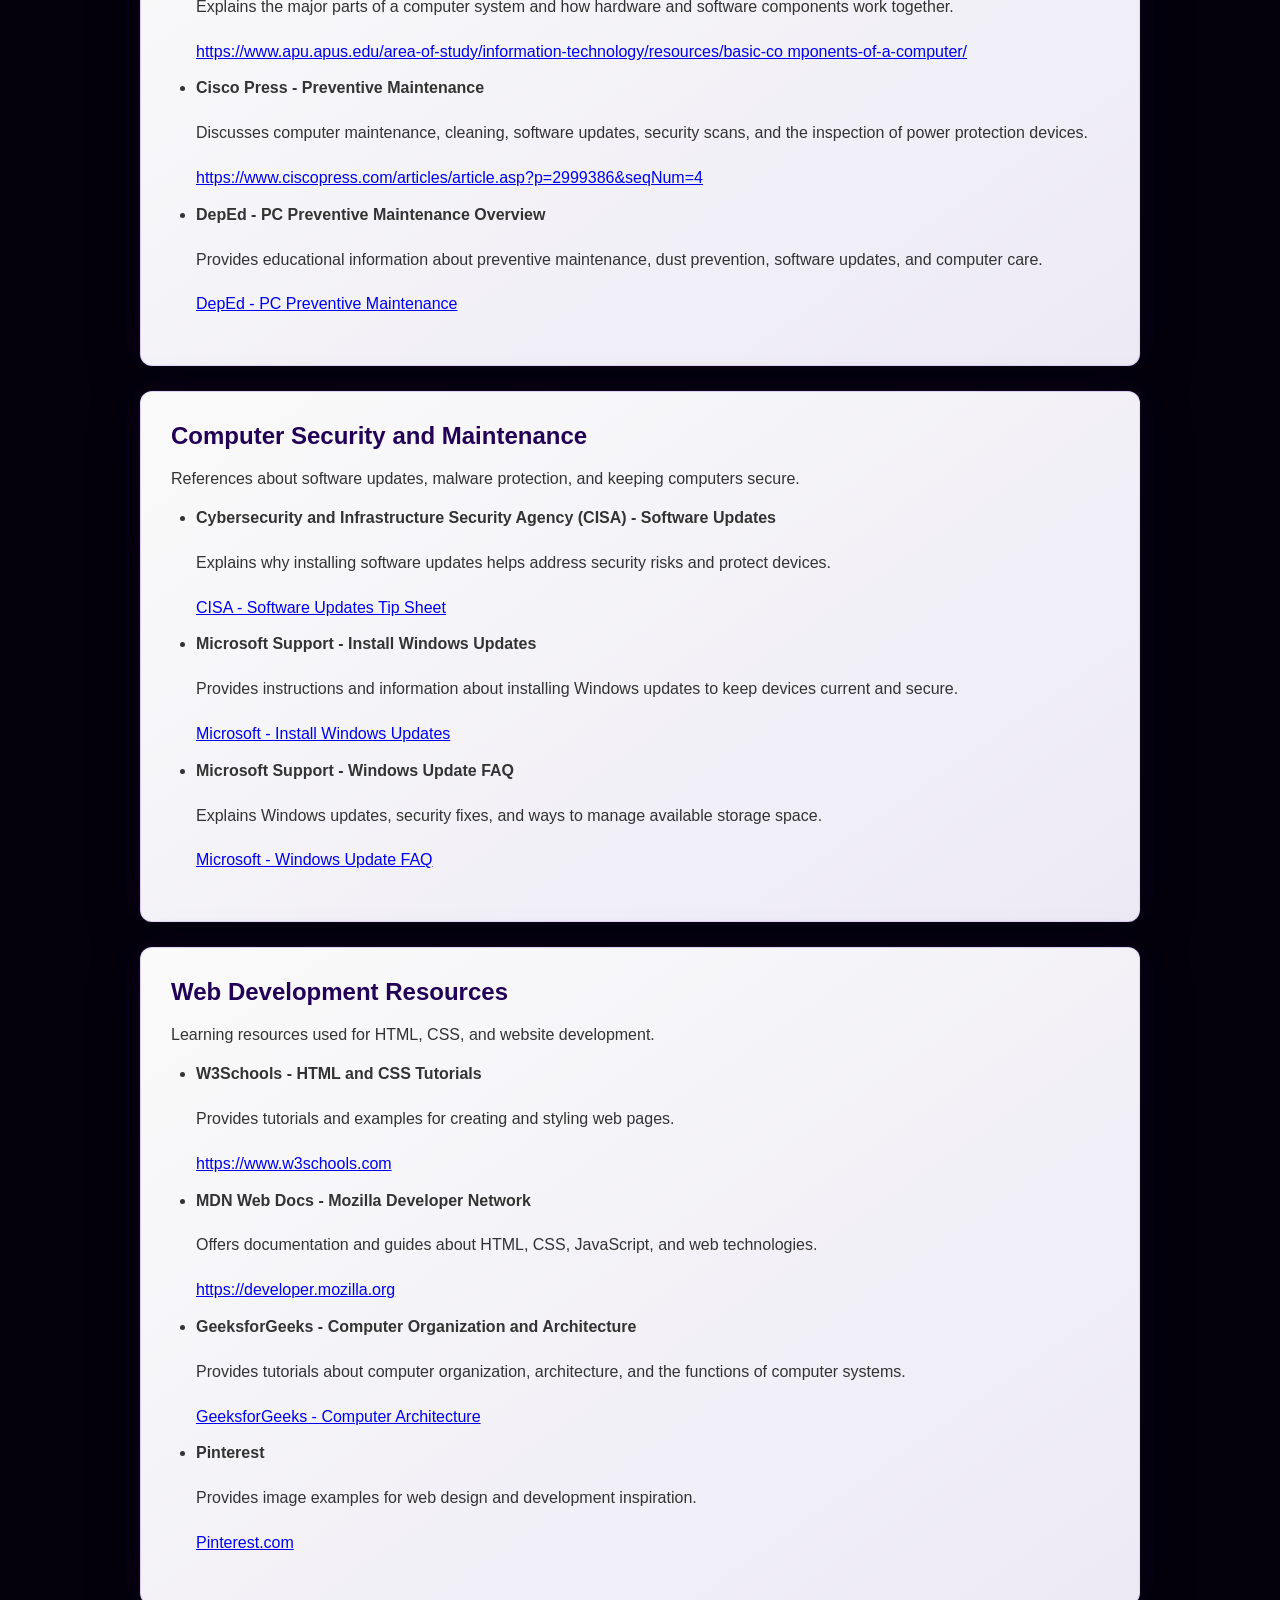
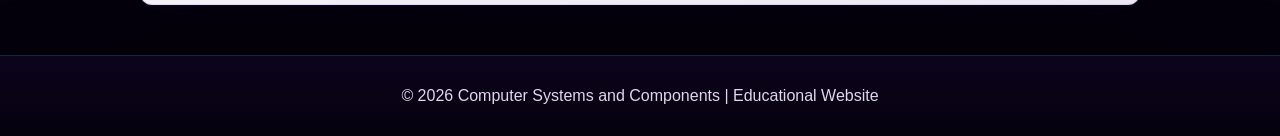
<file: references.html>
<!DOCTYPE html> 
<html lang="en"> 
<head> 
    <meta charset="UTF-8"> 
    <meta name="viewport" content="width=device-width, initial-scale=1.0"> 
    <link rel="icon" type="image/jpeg" href="logo.jpg"> 
    <title>References - Computer Systems and Components Learning Website</title> 
    <meta name="description" content="Sources and external learning resources about computer 
hardware, software, maintenance, and web development."> 
    <link rel="stylesheet" href="style.css"> 
</head> 
 
<body> 
 
    <header class="header"> 
        <div class="logo-title-container"> 
            <img src="logo.jpg" alt="CSCLW Logo" class="csclw-img-logo" width="90" height="90"> 
            <div> 
                <h1>CSCLW</h1> 
                <p>Computer Systems and Components Learning Website</p> 
            </div> 
        </div> 
 
        <nav> 
            <a href="index.html">Home</a> 
 
            <div class="dropdown"> 
                <a href="hardware.html">Hardware</a> 
                <details class="dropdown-details" name="nav-dropdowns"> 
                    <summary class="dropdown-toggle" aria-label="Show Hardware sections"> 
                        <span aria-hidden="true">▾</span> 
                    </summary> 
                    <div class="dropdown-content" id="hardware-menu"> 
                        <a href="hardware.html#processing">Processing Units</a> 
                        <a href="hardware.html#storage">Storage &amp; Memory</a> 
                        <a href="hardware.html#peripherals">Peripherals</a> 
                    </div> 
                </details> 
            </div> 
 
            <div class="dropdown"> 
                <a href="software.html">Software</a> 
                <details class="dropdown-details" name="nav-dropdowns"> 
                    <summary class="dropdown-toggle" aria-label="Show Software sections"> 
                        <span aria-hidden="true">▾</span> 
                    </summary> 
                    <div class="dropdown-content" id="software-menu"> 
                        <a href="software.html#os">Operating Systems</a> 
                        <a href="software.html#apps">Applications</a> 
                    </div> 
                </details> 
            </div> 
 
            <div class="dropdown"> 
                <a href="importance.html">Importance</a> 
                <details class="dropdown-details" name="nav-dropdowns"> 
                    <summary class="dropdown-toggle" aria-label="Show Importance sections"> 
                        <span aria-hidden="true">▾</span> 
                    </summary> 
                    <div class="dropdown-content" id="importance-menu"> 
                        <a href="importance.html#efficiency">System Efficiency</a> 
                        <a href="importance.html#maintenance">Maintenance Steps</a> 
                    </div> 
                </details> 
            </div> 
 
            <a href="references.html" class="active" aria-current="page">References</a> 
        </nav> 
    </header> 
 
    <main> 
 
        <section id="sources-list"> 
            <h2>Sources &amp; External References</h2> 
            <p> 
                The following sources were used as references for the information 
                presented on this educational website. They provide additional 
                explanations and learning materials about computer systems, 
                hardware, software, and proper computer maintenance. 
            </p> 
        </section> 
 
        <section id="hardware-references"> 
            <h2>Computer Hardware</h2> 
            <p>References about computer components, their functions, and how they work 
together.</p> 
 
            <ul class="custom-list"> 
                <li> 
                    <strong>IBM - What Is Computer Hardware?</strong> 
                    <p>Explains the physical components of a computer, including the CPU, RAM, 
storage devices, and peripherals.</p> 
                    <a href="https://www.ibm.com/think/topics/hardware" target="_blank" rel="noopener 
noreferrer">https://www.ibm.com/think/topics/hardware</a> 
                </li> 
 
                <li> 
                    <strong>HP - What Are Computer Components?</strong> 
                    <p>Provides information about processors, graphics cards, memory, storage 
drives, and other major computer components.</p> 
                    <a href="https://www.hp.com/us-en/tech-takes/components/glossary.html" 
target="_blank" rel="noopener 
noreferrer">https://www.hp.com/us-en/tech-takes/components/glossary.html</a> 
                </li> 
 
                <li> 
                    <strong>Harvard University - CS50: How Computers Work</strong> 
                    <p>Introduces computer hardware, software, memory, processors, and the basic 
functions of computer systems.</p> 
                    <a href="https://cs50.harvard.edu/ap/2020/assets/pdfs/how_computers_work.pdf" 
target="_blank" rel="noopener noreferrer">Harvard CS50 - How Computers Work</a> 
                </li> 
            </ul> 
        </section> 
 
        <section id="software-references"> 
            <h2>Computer Software</h2> 
            <p>References about software definitions, operating systems, and application 
programs.</p> 
 
            <ul class="custom-list"> 
                <li> 
                    <strong>OpenStax - Software Basics</strong> 
                    <p>Discusses the major categories of software, including system software and 
application software.</p> 
                    <a 
href="https://openstax.org/books/workplace-software-skills/pages/2-1-software-basics" 
target="_blank" rel="noopener 
noreferrer">https://openstax.org/books/workplace-software-skills/pages/2-1-software-basics</a> 
                </li> 
 
                <li> 
                    <strong>Acquisition.gov - Software Definitions</strong> 
                    <p>Provides definitions of software, system software, application software, and 
programming software.</p> 
                    <a href="https://www.acquisition.gov/tar/1239.101-72-definitions." target="_blank" 
rel="noopener noreferrer">https://www.acquisition.gov/tar/1239.101-72-definitions</a> 
                </li> 
 
                <li> 
                    <strong>University of York - Software Systems: An Explainer</strong> 
                    <p>Explains software systems, operating systems, utility software, and application 
software.</p> 
                    <a href="https://online.york.ac.uk/resources/software-systems-an-explainer/" 
target="_blank" rel="noopener 
noreferrer">https://online.york.ac.uk/resources/software-systems-an-explainer/</a> 
                </li> 
            </ul> 
        </section> 
 
        <section id="importance-references"> 
            <h2>Importance of Computer Systems</h2> 
            <p>References about computer system functions, performance, reliability, and 
preventive maintenance.</p> 
 
            <ul class="custom-list"> 
                <li> 
                    <strong>American Public University - Basic Components of a Computer</strong> 
                    <p>Explains the major parts of a computer system and how hardware and software 
components work together.</p> 
                    <a 
href="https://www.apu.apus.edu/area-of-study/information-technology/resources/basic-compone
nts-of-a-computer/" target="_blank" rel="noopener 
noreferrer">https://www.apu.apus.edu/area-of-study/information-technology/resources/basic-co
mponents-of-a-computer/</a> 
                </li> 
 
                <li> 
                    <strong>Cisco Press - Preventive Maintenance</strong> 
                    <p>Discusses computer maintenance, cleaning, software updates, security scans, 
and the inspection of power protection devices.</p> 
                    <a 
href="https://www.ciscopress.com/articles/article.asp?p=2999386&amp;seqNum=4" 
target="_blank" rel="noopener 
noreferrer">https://www.ciscopress.com/articles/article.asp?p=2999386&amp;seqNum=4</a> 
                </li> 
 
                <li> 
                    <strong>DepEd - PC Preventive Maintenance Overview</strong> 
                    <p>Provides educational information about preventive maintenance, dust 
prevention, software updates, and computer care.</p> 
                    <a href="https://sites.google.com/deped.gov.ph/checktest-computer-systems/home" 
target="_blank" rel="noopener noreferrer">DepEd - PC Preventive Maintenance</a> 
                </li> 
            </ul> 
        </section> 
 
        <section id="security-references"> 
            <h2>Computer Security and Maintenance</h2> 
            <p>References about software updates, malware protection, and keeping computers 
secure.</p> 
 
            <ul class="custom-list"> 
                <li> 
                    <strong>Cybersecurity and Infrastructure Security Agency (CISA) - Software 
Updates</strong> 
                    <p>Explains why installing software updates helps address security risks and 
protect devices.</p> 
                    <a 
href="https://www.cisa.gov/sites/default/files/2024-09/Secure-Our-World-Software-Updates-Tip
Sheet.pdf" target="_blank" rel="noopener noreferrer">CISA - Software Updates Tip Sheet</a> 
                </li> 
 
                <li> 
                    <strong>Microsoft Support - Install Windows Updates</strong> 
                    <p>Provides instructions and information about installing Windows updates to keep 
devices current and secure.</p> 
                    <a 
href="https://support.microsoft.com/en-us/windows/deployment/updates-lifecycle/install-windows-updates" target="_blank" rel="noopener noreferrer">Microsoft - Install Windows Updates</a> 
                </li> 
 
                <li> 
                    <strong>Microsoft Support - Windows Update FAQ</strong> 
                    <p>Explains Windows updates, security fixes, and ways to manage available 
storage space.</p> 
                    <a 
href="https://support.microsoft.com/en-us/windows/deployment/updates-lifecycle/windows-updat
e-faq" target="_blank" rel="noopener noreferrer">Microsoft - Windows Update FAQ</a> 
                </li> 
            </ul> 
        </section> 
 
        <section id="web-development-references"> 
            <h2>Web Development Resources</h2> 
            <p>Learning resources used for HTML, CSS, and website development.</p> 
 
            <ul class="custom-list"> 
                <li> 
                    <strong>W3Schools - HTML and CSS Tutorials</strong> 
                    <p>Provides tutorials and examples for creating and styling web pages.</p> 
                    <a href="https://www.w3schools.com" target="_blank" rel="noopener 
noreferrer">https://www.w3schools.com</a> 
                </li> 
 
                <li> 
                    <strong>MDN Web Docs - Mozilla Developer Network</strong> 
                    <p>Offers documentation and guides about HTML, CSS, JavaScript, and web 
technologies.</p> 
                    <a href="https://developer.mozilla.org" target="_blank" rel="noopener 
noreferrer">https://developer.mozilla.org</a> 
                </li> 
 
                <li> 
                    <strong>GeeksforGeeks - Computer Organization and Architecture</strong> 
                    <p>Provides tutorials about computer organization, architecture, and the functions 
of computer systems.</p> 
                    <a 
href="https://www.geeksforgeeks.org/computer-organization-and-architecture-tutorials/" 
target="_blank" rel="noopener noreferrer">GeeksforGeeks - Computer Architecture</a> 
                </li> 

                <li>
                    <strong>Pinterest</strong>
                    <p>Provides image examples for web design and development inspiration.</p>
                    <a href="https://www.pinterest.com" target="_blank" rel="noopener noreferrer">Pinterest.com</a>
                </li>
            </ul> 
        </section> 
 
    </main> 
 
    <footer> 
        <p>&copy; 2026 Computer Systems and Components | Educational Website</p> 
    </footer> 
 
</body> 
</html>
</file>
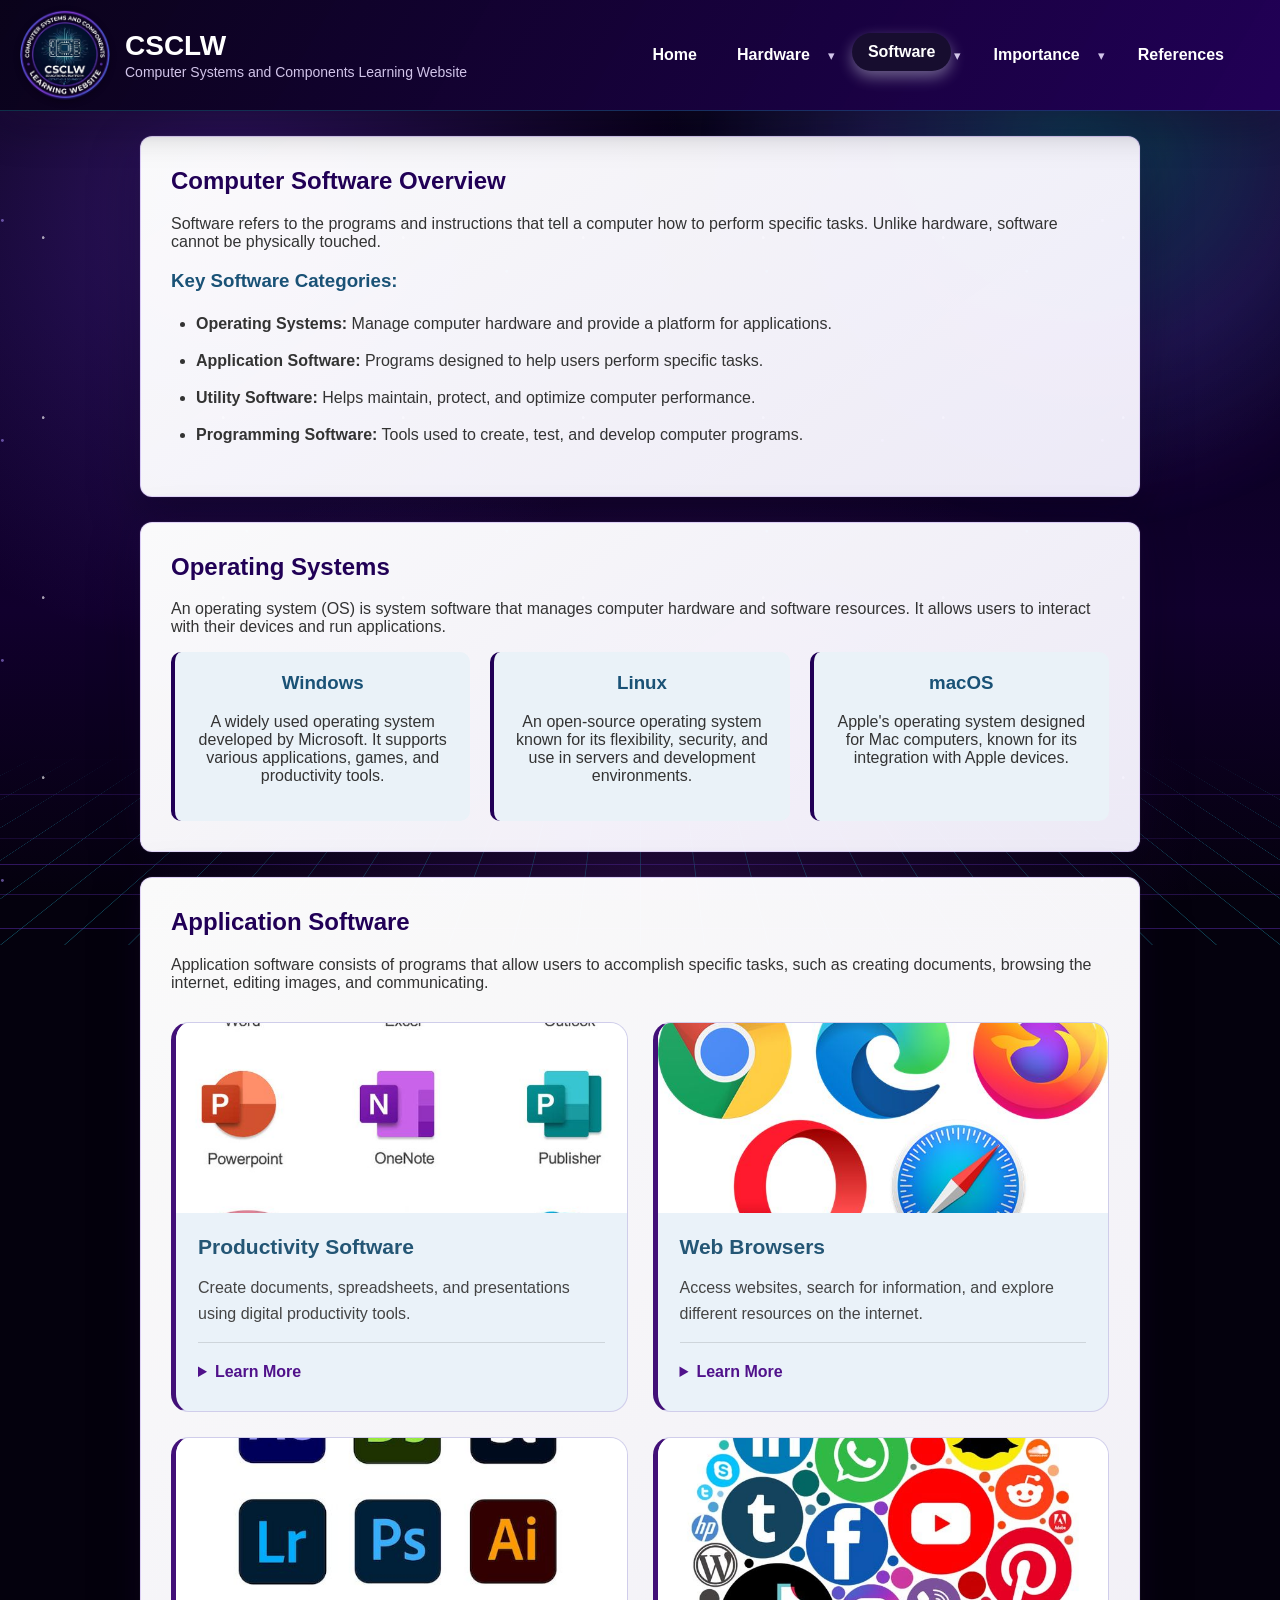
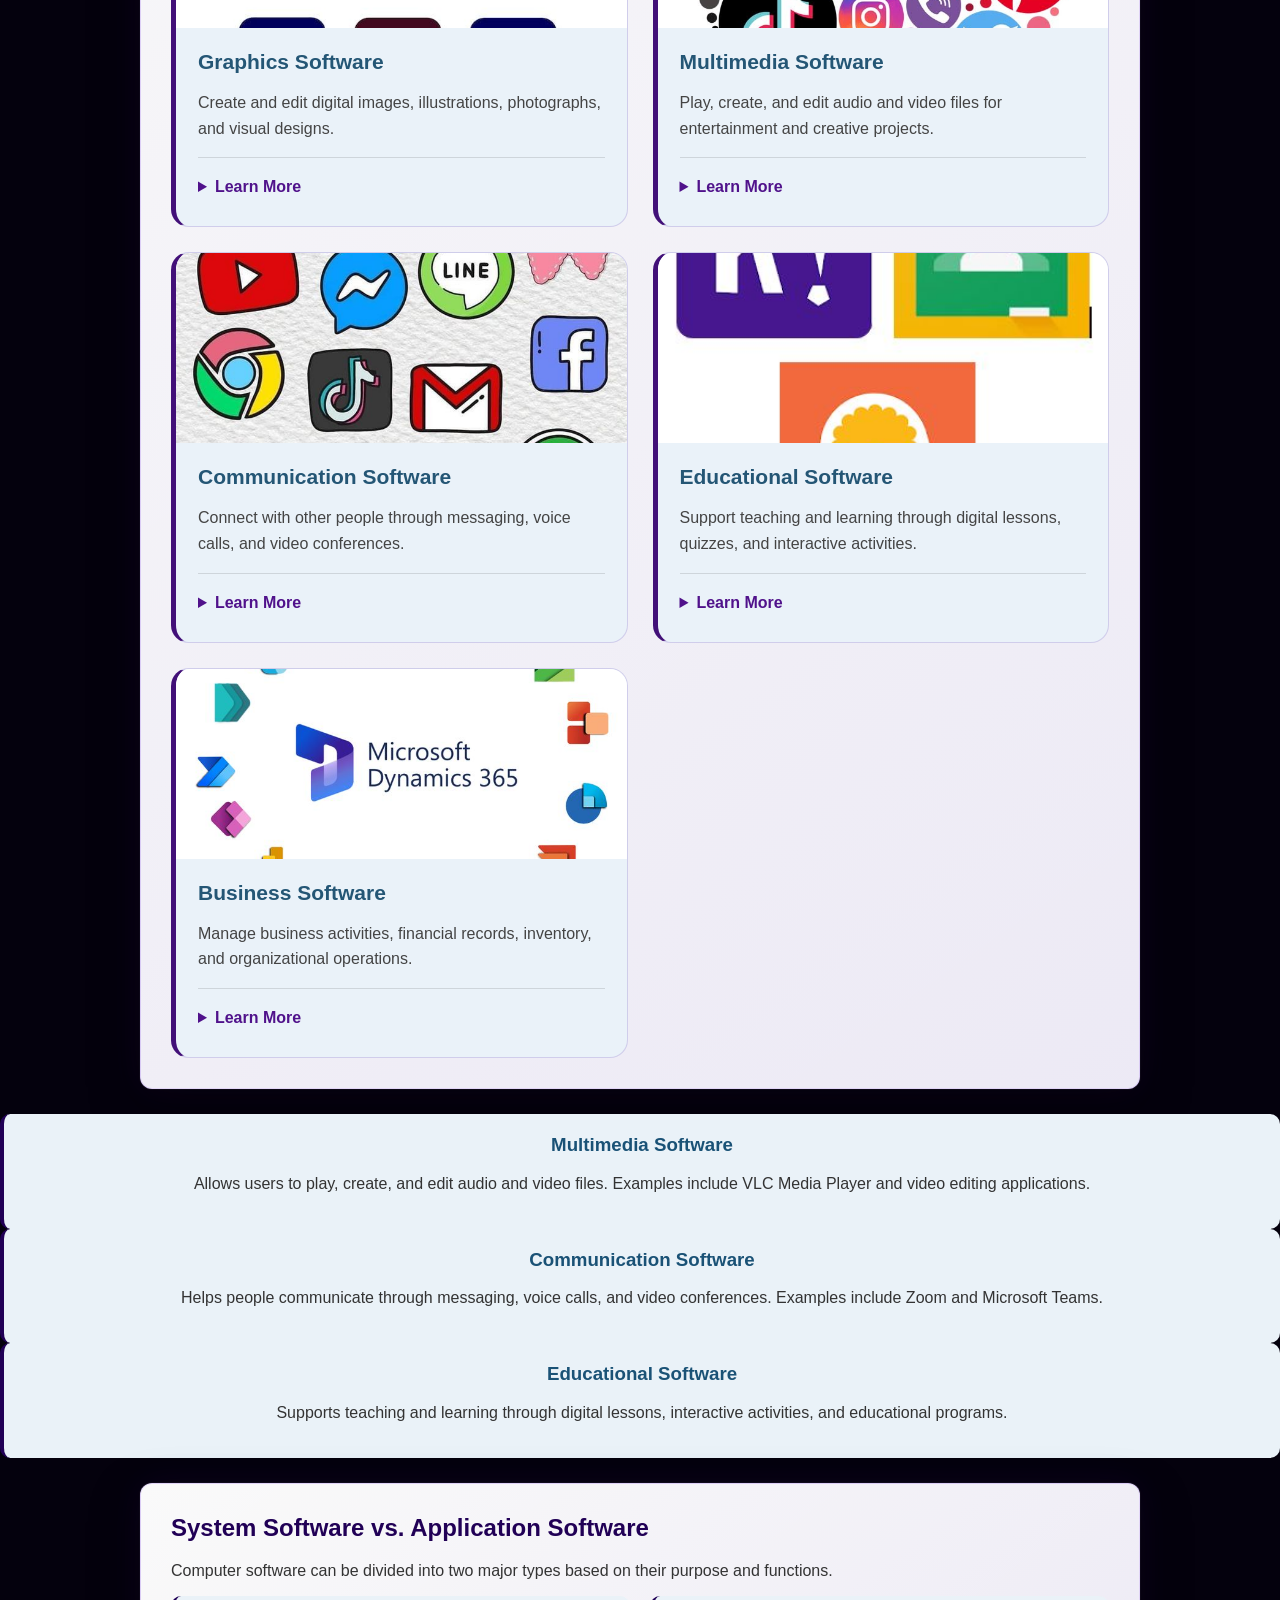
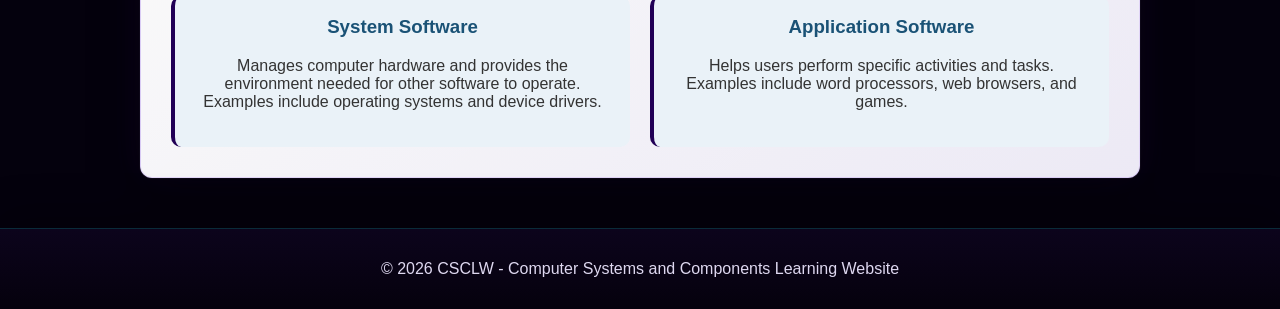
<file: software.html>
<!DOCTYPE html> 
<html lang="en"> 
<head> 
    <meta charset="UTF-8"> 
    <meta name="viewport" content="width=device-width, initial-scale=1.0"> 
    <link rel="icon" type="image/jpeg" href="logo.jpg"> 
    <title>Software - Computer Systems and Components Learning Website</title> 
    <meta name="description" content="Learn about computer software, operating systems, and 
application programs."> 
    <link rel="stylesheet" href="style.css"> 
</head> 
<body> 
 
    <header class="header"> 
        <div class="logo-title-container"> 
            <img src="logo.jpg" alt="CSCLW Logo" class="csclw-img-logo" width="90" height="90"> 
            <div> 
                <h1>CSCLW</h1> 
                <p>Computer Systems and Components Learning Website</p> 
            </div> 
        </div> 
 
        <nav> 
            <a href="index.html">Home</a> 
 
            <div class="dropdown"> 
                <a href="hardware.html">Hardware</a> 
                <details class="dropdown-details" name="nav-dropdowns"> 
                    <summary class="dropdown-toggle" aria-label="Show Hardware sections"> 
                        <span aria-hidden="true">▾</span> 
                    </summary> 
                    <div class="dropdown-content" id="hardware-menu"> 
                        <a href="hardware.html#processing">Processing Units</a> 
                        <a href="hardware.html#storage">Storage &amp; Memory</a> 
                        <a href="hardware.html#peripherals">Peripherals</a> 
                    </div> 
                </details> 
            </div> 
 
            <div class="dropdown"> 
                <a href="software.html" class="active" aria-current="page">Software</a> 
                <details class="dropdown-details" name="nav-dropdowns"> 
                    <summary class="dropdown-toggle" aria-label="Show Software sections"> 
                        <span aria-hidden="true">▾</span> 
                    </summary> 
                    <div class="dropdown-content" id="software-menu"> 
                        <a href="software.html#os">Operating Systems</a> 
                        <a href="software.html#apps">Applications</a> 
                    </div> 
                </details> 
            </div> 
 
            <div class="dropdown"> 
                <a href="importance.html">Importance</a> 
                <details class="dropdown-details" name="nav-dropdowns"> 
                    <summary class="dropdown-toggle" aria-label="Show Importance sections"> 
                        <span aria-hidden="true">▾</span> 
                    </summary> 
                    <div class="dropdown-content" id="importance-menu"> 
                        <a href="importance.html#efficiency">System Efficiency</a> 
                        <a href="importance.html#maintenance">Maintenance Steps</a> 
                    </div> 
                </details> 
            </div> 
 
            <a href="references.html">References</a> 
        </nav> 
    </header> 
 
    <main> 
 
        <section id="software-intro"> 
            <h2>Computer Software Overview</h2> 
            <p> 
                Software refers to the programs and instructions that tell a computer 
                how to perform specific tasks. Unlike hardware, software cannot be 
                physically touched. 
            </p> 
 
            <h3>Key Software Categories:</h3> 
            <ul class="custom-list"> 
                <li><strong>Operating Systems:</strong> Manage computer hardware and provide a 
platform for applications.</li> 
                <li><strong>Application Software:</strong> Programs designed to help users perform 
specific tasks.</li> 
                <li><strong>Utility Software:</strong> Helps maintain, protect, and optimize computer 
performance.</li> 
                <li><strong>Programming Software:</strong> Tools used to create, test, and develop 
computer programs.</li> 
            </ul> 
        </section> 
 
        <section id="os"> 
            <h2>Operating Systems</h2> 
            <p> 
                An operating system (OS) is system software that manages computer 
                hardware and software resources. It allows users to interact with 
                their devices and run applications. 
            </p> 
 
            <div class="components"> 
                <div class="card"> 
                    <h3>Windows</h3> 
                    <p> 
                        A widely used operating system developed by Microsoft. 
                        It supports various applications, games, and productivity tools. 
                    </p> 
                </div> 
 
                <div class="card"> 
                    <h3>Linux</h3> 
                    <p> 
                        An open-source operating system known for its flexibility, 
                        security, and use in servers and development environments. 
                    </p> 
                </div> 
 
                <div class="card"> 
                    <h3>macOS</h3> 
                    <p> 
                        Apple's operating system designed for Mac computers, 
                        known for its integration with Apple devices. 
                    </p> 
                </div> 
            </div> 
        </section> 
 
         
<section id="apps"> 
    <h2>Application Software</h2> 
 
    <p> 
        Application software consists of programs that allow users to 
        accomplish specific tasks, such as creating documents, browsing 
        the internet, editing images, and communicating. 
    </p> 
 
    <div class="software-showcase"> 
 
        <div class="software-card"> 
            <img src="image/productivity.jpeg" alt="Productivity software"> 
 
            <div class="software-card-content"> 
                <h3>Productivity Software</h3> 
                <p> 
                    Create documents, spreadsheets, and presentations 
                    using digital productivity tools. 
                </p> 
                <details> 
                    <summary>Learn More</summary> 
                    <div class="software-extra"> 
                        <p><strong>Definition:</strong> Programs that help users create, organize, and 
manage information.</p> 
                        <p><strong>Purpose:</strong> Improve efficiency when completing school, 
office, and personal tasks.</p> 
                        <p><strong>Examples:</strong> Microsoft Word, Excel, and PowerPoint.</p> 
                        <p><strong>Origin:</strong> Developed alongside personal computers. 
Microsoft Word was first released in 1983.</p> 
                    </div> 
                </details> 
            </div> 
        </div> 
 
        <div class="software-card"> 
            <img src="image/web.jpeg" alt="Web browser"> 
 
            <div class="software-card-content"> 
                <h3>Web Browsers</h3> 
                <p> 
                    Access websites, search for information, and 
                    explore different resources on the internet. 
                </p> 
                <details> 
                    <summary>Learn More</summary> 
                    <div class="software-extra"> 
                        <p><strong>Definition:</strong> Applications used to access and display 
websites.</p> 
                        <p><strong>Purpose:</strong> Allow users to browse the internet and use 
online services.</p> 
                        <p><strong>Examples:</strong> Google Chrome, Mozilla Firefox, and Microsoft 
Edge.</p> 
                        <p><strong>Origin:</strong> The first web browser, WorldWideWeb, was 
developed by Tim Berners-Lee in 1990.</p> 
                    </div> 
                </details> 
            </div> 
        </div> 
 
        <div class="software-card"> 
            <img src="image/graphics.jpeg" alt="Graphics software"> 
 
            <div class="software-card-content"> 
                <h3>Graphics Software</h3> 
                <p> 
                    Create and edit digital images, illustrations, 
                    photographs, and visual designs. 
                </p> 
                <details> 
                    <summary>Learn More</summary> 
                    <div class="software-extra"> 
                        <p><strong>Definition:</strong> Programs used to create, edit, and manipulate 
digital graphics.</p> 
                        <p><strong>Purpose:</strong> Help users produce digital artwork, 
advertisements, and designs.</p> 
                        <p><strong>Examples:</strong> Adobe Photoshop, Canva, and Adobe 
Illustrator.</p> 
                        <p><strong>Origin:</strong> Digital graphics programs developed as computers 
gained the ability to process images. Adobe Photoshop was released in 1990.</p> 
                    </div> 
                </details> 
            </div> 
        </div> 
 
        <div class="software-card"> 
            <img src="image/multi.jpeg" alt="Multimedia software"> 
 
            <div class="software-card-content"> 
                <h3>Multimedia Software</h3> 
                <p> 
                    Play, create, and edit audio and video files 
                    for entertainment and creative projects. 
                </p> 
                <details> 
                    <summary>Learn More</summary> 
                    <div class="software-extra"> 
                        <p><strong>Definition:</strong> Applications that manage and process audio 
and video content.</p> 
                        <p><strong>Purpose:</strong> Allow users to watch videos, listen to music, and 
edit multimedia projects.</p> 
                        <p><strong>Examples:</strong> VLC Media Player and video editing 
applications.</p> 
                        <p><strong>Origin:</strong> Multimedia software expanded with the 
development of digital audio and video technologies.</p> 
                    </div> 
                </details> 
            </div> 
        </div> 
 
        <div class="software-card"> 
            <img src="image/comms.jpeg" alt="Communication software"> 
 
            <div class="software-card-content"> 
                <h3>Communication Software</h3> 
                <p> 
                    Connect with other people through messaging, 
                    voice calls, and video conferences. 
                </p> 
                <details> 
                    <summary>Learn More</summary> 
                    <div class="software-extra"> 
                        <p><strong>Definition:</strong> Programs that allow users to exchange 
messages and information digitally.</p> 
                        <p><strong>Purpose:</strong> Support online communication, collaboration, 
and remote meetings.</p> 
                        <p><strong>Examples:</strong> Zoom, Microsoft Teams, and Discord.</p> 
                        <p><strong>Origin:</strong> Developed alongside computer networking and 
early electronic messaging systems.</p> 
                    </div> 
                </details> 
            </div> 
        </div> 
 
        <div class="software-card"> 
            <img src="image/educ.jpeg" alt="Educational software"> 
 
            <div class="software-card-content"> 
                <h3>Educational Software</h3> 
                <p> 
                    Support teaching and learning through digital 
                    lessons, quizzes, and interactive activities. 
                </p> 
                <details> 
                    <summary>Learn More</summary> 
                    <div class="software-extra"> 
                        <p><strong>Definition:</strong> Programs designed to support education, 
training, and learning.</p> 
                        <p><strong>Purpose:</strong> Help students learn through digital lessons, 
tutorials, and activities.</p> 
                        <p><strong>Examples:</strong> Duolingo, Google Classroom, and educational 
applications.</p> 
                        <p><strong>Origin:</strong> Early computer-assisted learning systems included 
PLATO, which began development in 1960.</p> 
                    </div> 
                </details> 
            </div> 
        </div> 
 
        <div class="software-card"> 
            <img src="image/business.jpeg" alt="Business software"> 
 
            <div class="software-card-content"> 
                <h3>Business Software</h3> 
                <p> 
                    Manage business activities, financial records, 
                    inventory, and organizational operations. 
                </p> 
                <details> 
                    <summary>Learn More</summary> 
                    <div class="software-extra"> 
                        <p><strong>Definition:</strong> Programs designed to support business 
operations and management.</p> 
                        <p><strong>Purpose:</strong> Help organizations manage accounting, sales, 
records, and inventory.</p> 
                        <p><strong>Examples:</strong> QuickBooks, SAP, and Microsoft 
Dynamics.</p> 
                        <p><strong>Origin:</strong> Business software expanded with the introduction 
of personal computers and office computing applications.</p> 
                    </div> 
                </details> 
            </div> 
        </div> 
 
    </div> 
</section> 
 
 
                <div class="card"> 
                    <h3>Multimedia Software</h3> 
                    <p> 
                        Allows users to play, create, and edit audio and video files. 
                        Examples include VLC Media Player and video editing applications. 
                    </p> 
                </div> 
 
                <div class="card"> 
                    <h3>Communication Software</h3> 
                    <p> 
                        Helps people communicate through messaging, voice calls, 
                        and video conferences. Examples include Zoom and Microsoft Teams. 
                    </p> 
                </div> 
 
                <div class="card"> 
                    <h3>Educational Software</h3> 
                    <p> 
                        Supports teaching and learning through digital lessons, 
                        interactive activities, and educational programs. 
                    </p> 
                </div> 
            </div> 
        </section> 
 
        <section id="software-types"> 
            <h2>System Software vs. Application Software</h2> 
            <p> 
                Computer software can be divided into two major types based on 
                their purpose and functions. 
            </p> 
 
            <div class="components"> 
                <div class="card"> 
                    <h3>System Software</h3> 
                    <p> 
                        Manages computer hardware and provides the environment 
                        needed for other software to operate. Examples include 
                        operating systems and device drivers. 
                    </p> 
                </div> 
 
                <div class="card"> 
                    <h3>Application Software</h3> 
                    <p> 
                        Helps users perform specific activities and tasks. 
                        Examples include word processors, web browsers, and games. 
                    </p> 
                </div> 
            </div> 
        </section> 
 
    </main> 
 
    <footer> 
        <p>&copy; 2026 CSCLW - Computer Systems and Components Learning Website</p> 
    </footer> 
 
</body> 
</html>
</file>
<file: style.css>
/* ========================================== 
   1. GLOBAL STYLES (Background, Font, at Body) 
   ========================================== */ 
:root { 
    --brand: #210056; 
    --brand-dark: #170d2f; 
    --brand-light: #350882; 
    --accent: #7c3aed; 
    --accent-cyan: #22d3ee; 
    --bg-deep: #04010d; 
    --text: #333; 
} 
 
* { 
    box-sizing: border-box; 
} 
 
html { 
    scroll-behavior: smooth; 
} 
 
body { 
    font-family: Arial, Helvetica, sans-serif; 
    margin: 0; 
    padding: 0; 
    color: var(--text); 
    min-height: 100vh; 
    overflow-x: hidden; 
    background-color: var(--bg-deep); 
    background-image: 
        radial-gradient(circle at 24% 32%, rgba(255, 255, 255, 0.62) 0 1px, transparent 1.7px), 
        radial-gradient(circle at 68% 62%, rgba(34, 211, 238, 0.5) 0 1px, transparent 1.8px), 
        radial-gradient(circle at 42% 82%, rgba(167, 139, 250, 0.55) 0 1px, transparent 1.8px), 
        radial-gradient(circle at 18% 22%, rgba(124, 58, 237, 0.34) 0, transparent 36%), 
        radial-gradient(circle at 82% 12%, rgba(34, 211, 238, 0.17) 0, transparent 30%), 
        radial-gradient(circle at 52% 100%, rgba(88, 28, 135, 0.42) 0, transparent 48%), 
        linear-gradient(180deg, #04010d 0%, #090120 34%, #11002d 68%, #04010d 100%); 
    background-size: 
        180px 180px, 
        260px 260px, 
        220px 220px, 
        auto, 
        auto, 
        auto, 
        auto; 
    background-position: 
        0 0, 
        70px 110px, 
        130px 40px, 
        0 0, 
        0 0, 
        0 0, 
        0 0; 
    background-repeat: repeat, repeat, repeat, no-repeat, no-repeat, no-repeat, no-repeat; 
    background-attachment: fixed; 
} 
 
/* Fixed futuristic backdrop layers. */ 
body::before, 
body::after { 
    content: ""; 
    position: fixed; 
    z-index: 0; 
    pointer-events: none; 
} 
 
/* Perspective neon grid along the bottom of the viewport. */ 
body::before { 
    left: -25%; 
    bottom: -5vh; 
    width: 150%; 
    height: 60vh; 
    background-image: 
        linear-gradient(rgba(124, 58, 237, 0.55) 1.5px, transparent 1.5px), 
        linear-gradient(90deg, rgba(34, 211, 238, 0.4) 1.5px, transparent 1.5px); 
    background-size: 64px 64px; 
    transform: perspective(650px) rotateX(52deg); 
    transform-origin: center bottom; 
    -webkit-mask-image: linear-gradient(to top, #000 0%, rgba(0, 0, 0, 0.75) 45%, transparent 
92%); 
    mask-image: linear-gradient(to top, #000 0%, rgba(0, 0, 0, 0.75) 45%, transparent 92%); 
    animation: grid-slide 18s linear infinite; 
    opacity: 0.85; 
    will-change: background-position; 
} 
 
/* Slow-moving aurora bloom in the top-right corner. */ 
body::after { 
    top: -20vmax; 
    right: -16vmax; 
    width: 62vmax; 
    height: 62vmax; 
    border-radius: 50%; 
    background: radial-gradient( 
        circle, 
        rgba(34, 211, 238, 0.16) 0%, 
        rgba(124, 58, 237, 0.2) 38%, 
        transparent 70% 
    ); 
    animation: aurora-float 24s ease-in-out infinite alternate; 
    opacity: 0.85; 
    will-change: transform; 
} 
 
header, 
main, 
footer { 
    position: relative; 
} 
 
header { 
    z-index: 2; 
} 
 
main, 
footer { 
    z-index: 1; 
} 
 
@keyframes grid-slide { 
    from { 
        background-position: 0 0, 0 0; 
    } 
    to { 
        background-position: 0 64px, 64px 0; 
    } 
} 
 
@keyframes aurora-float { 
    0% { 
        transform: translate3d(0, 0, 0) scale(1); 
    } 
    50% { 
        transform: translate3d(-7vw, 5vh, 0) scale(1.08); 
    } 
    100% { 
        transform: translate3d(3vw, -4vh, 0) scale(0.96); 
    } 
} 
 
img { 
    max-width: 100%; 
    height: auto; 
} 
 
 
a:focus-visible, 
summary:focus-visible { 
    outline: 2px solid var(--accent); 
    outline-offset: 2px; 
} 
 
/* ========================================== 
   2. HEADER & NAVIGATION STYLES (Menu at Logo) 
   ========================================== */ 
header { 
    background-color: var(--brand); 
    background-image: linear-gradient(120deg, rgba(9, 3, 24, 0.96), rgba(33, 0, 86, 0.86)); 
    color: white; 
    padding: 10px 40px 10px 20px; 
    display: flex; 
    justify-content: space-between; 
    align-items: center; 
    flex-wrap: wrap; 
    gap: 16px; 
    border-bottom: 1px solid rgba(34, 211, 238, 0.22); 
    box-shadow: 0 12px 40px rgba(0, 0, 0, 0.38), 0 0 35px rgba(124, 58, 237, 0.16); 
    -webkit-backdrop-filter: blur(14px); 
    backdrop-filter: blur(14px); 
} 
 
.logo-title-container { 
    display: flex; 
    align-items: center; 
    gap: 15px; 
} 
 
.logo-title-container h1 { 
    margin: 0; 
    font-size: 28px; 
    transition: transform 0.3s ease; 
} 
 
/* Hover effect kapag tinutok ang mouse sa title */ 
.logo-title-container:hover h1 { 
    transform: scale(1.03); 
    color: #d1c4e9; 
} 
 
.logo-title-container p { 
    margin: 2px 0 0 0; 
    font-size: 14px; 
    color: #d1c4e9; 
} 
 
/* Logo Image Hover Effect (Umiikot at lumalaki) */ 
.csclw-img-logo { 
    display: block; 
    width: 90px; 
    height: 90px; 
    border-radius: 50%; 
    object-fit: cover; 
    background-color: white; 
    box-shadow: 0 2px 6px rgba(0, 0, 0, 0.3); 
    flex-shrink: 0; 
    transition: transform 0.4s ease, box-shadow 0.4s ease; 
} 
 
.csclw-img-logo:hover { 
    transform: scale(1.1) rotate(5deg); 
    box-shadow: 0 6px 15px rgba(255, 255, 255, 0.4); 
} 
 
nav { 
    display: flex; 
    align-items: center; 
    flex-wrap: wrap; 
    justify-content: flex-end; 
    gap: 8px; 
} 
 
/* Navigation Links Hover Effect */ 
nav a { 
    color: white; 
    text-decoration: none; 
    font-weight: bold; 
    padding: 10px 16px; 
    border-radius: 25px; 
    transition: all 0.3s ease; 
} 
 
nav a:hover, 
nav a.active { 
    background-color: var(--brand-dark); 
    color: #ffffff; 
    transform: translateY(-3px); 
    box-shadow: 0 6px 15px rgba(234, 242, 248, 0.4); 
} 
 
/* ========================================== 
   3. DROPDOWN MENU STYLES (Sub-menus) 
   ========================================== */ 
.dropdown { 
    position: relative; 
    display: inline-flex; 
    align-items: center; 
} 
 
.dropdown-details { 
    display: inline-flex; 
    align-items: center; 
} 
 
.dropdown-toggle { 
    background: none; 
    border: none; 
    color: #d1c4e9; 
    cursor: pointer; 
    display: inline-flex; 
    align-items: center; 
    justify-content: center; 
    font-size: 13px; 
    line-height: 1; 
    list-style: none; 
    min-width: 24px; 
    padding: 10px 0; 
    margin-left: -6px; 
    border-radius: 6px; 
    user-select: none; 
    transition: color 0.2s ease, transform 0.2s ease; 
} 
 
.dropdown-toggle::-webkit-details-marker { 
    display: none; 
} 
 
.dropdown-toggle:hover, 
.dropdown-toggle:focus-visible, 
.dropdown-details[open] > .dropdown-toggle { 
    color: #ffffff; 
} 
 
.dropdown-details[open] > .dropdown-toggle { 
    transform: rotate(180deg); 
} 
 
.dropdown-content { 
    display: none; 
    position: absolute; 
    background-color: var(--brand-dark); 
    min-width: 200px; 
    box-shadow: 0 8px 16px rgba(0, 0, 0, 0.3); 
    z-index: 1000; 
    border-radius: 10px; 
    padding: 8px 0; 
    top: 100%; 
    left: 0; 
    max-width: calc(100vw - 24px); 
} 
 
.dropdown-content a { 
    color: white; 
    padding: 10px 16px; 
    text-decoration: none; 
    display: block; 
    text-align: left; 
    border-radius: 5px; 
    margin: 2px 8px; 
    font-size: 14px; 
    transition: all 0.2s ease; 
} 
 
/* Dropdown items hover effect (gumagalaw pakanan) */ 
.dropdown-content a:hover { 
    background-color: #2e086b; 
    transform: translateX(5px); 
    box-shadow: none; 
} 
 
/* Native details handles the submenu toggle without JavaScript. */ 
.dropdown-details[open] > .dropdown-content { 
    display: block; 
} 
 
/* ========================================== 
   4. SECTIONS & CARDS (Nilalaman at Cards) 
   ========================================== */ 
section { 
    padding: 30px; 
    margin: 25px auto; 
    max-width: 1000px; 
    background: linear-gradient(145deg, rgba(255, 255, 255, 0.98), rgba(246, 243, 255, 0.96)); 
    border: 1px solid rgba(124, 58, 237, 0.18); 
    border-radius: 12px; 
    box-shadow: 
        0 18px 50px rgba(0, 0, 0, 0.35), 
        0 0 0 1px rgba(255, 255, 255, 0.04), 
        0 0 36px rgba(124, 58, 237, 0.08); 
    scroll-margin-top: 20px; 
    transition: transform 0.3s ease, box-shadow 0.3s ease; 
} 
 
/* Section hover effect (umaangat kapag hinover) */ 
section:hover { 
    transform: translateY(-4px); 
    box-shadow: 
        0 24px 60px rgba(0, 0, 0, 0.44), 
        0 0 45px rgba(124, 58, 237, 0.16); 
} 
 
section h2 { 
    color: var(--brand); 
    margin-top: 0; 
    transition: color 0.3s ease; 
} 
 
section:hover h2 { 
    color: var(--brand-light); 
} 
 
section h3 { 
    color: #1a5276; 
} 
 
.components { 
    display: flex; 
    flex-wrap: wrap; 
    gap: 20px; 
    margin-top: 15px; 
} 
 
/* Card hover effect */ 
.card { 
    background-color: #eaf2f8; 
    padding: 20px; 
    border-radius: 10px; 
    flex: 1 1 220px; 
    text-align: center; 
    border-left: 4px solid var(--brand); 
    transition: transform 0.3s ease, box-shadow 0.3s ease, background-color 0.3s ease; 
} 
 
.card:hover { 
    transform: translateY(-8px) scale(1.02); 
    box-shadow: 0 12px 25px rgba(33, 0, 86, 0.25); 
    background-color: #dbeafe; 
} 
 
.card h3 { 
    color: #1a5276; 
    margin-top: 0; 
} 
 
/* ========================================== 
   5. LISTS & TABLES (Listahan at Tables) 
   ========================================== */ 
.custom-list, 
.custom-ordered-list { 
    line-height: 1.8; 
    padding-left: 25px; 
} 
 
/* List items hover effect */ 
.custom-list li, 
.custom-ordered-list li { 
    margin-bottom: 8px; 
    transition: transform 0.2s ease, color 0.2s ease; 
} 
 
.custom-list li:hover, 
.custom-ordered-list li:hover { 
    transform: translateX(6px); 
    color: var(--brand); 
} 
 
.custom-list a { 
    overflow-wrap: anywhere; 
} 
 
/* Horizontal scroll wrapper so tables never break the layout. */ 
.table-responsive { 
    width: 100%; 
    overflow-x: auto; 
    -webkit-overflow-scrolling: touch; 
} 
 
.data-table { 
    width: 100%; 
    border-collapse: collapse; 
    margin-top: 15px; 
    overflow: hidden; 
    border-radius: 8px; 
    box-shadow: 0 2px 8px rgba(0, 0, 0, 0.05); 
} 
 
.data-table th, 
.data-table td { 
    border: 1px solid #ddd; 
    padding: 12px 15px; 
    text-align: left; 
    transition: background-color 0.2s ease; 
} 
 
.data-table th { 
    background-color: var(--brand); 
    color: white; 
} 
 
.data-table tr:nth-child(even) { 
    background-color: #f8f9fa; 
} 
 
/* Table rows hover effect */ 
.data-table tr:hover { 
    background-color: #e2e8f0; 
} 
 
/* ========================================== 
   6. FOOTER STYLES (Pang-ibaba) 
   ========================================== */ 
footer { 
    background: linear-gradient(180deg, #0c041c, #05010d); 
    color: #ded8f0; 
    text-align: center; 
    padding: 15px 180px; 
    margin-top: 50px; 
    border-top: 1px solid rgba(34, 211, 238, 0.2); 
    box-shadow: 0 -12px 40px rgba(0, 0, 0, 0.3); 
    transition: border-color 0.3s ease, color 0.3s ease; 
} 
 
footer:hover { 
    background: linear-gradient(180deg, #160733, #080218); 
    border-top-color: rgba(34, 211, 238, 0.45); 
    color: #ffffff; 
} 
 
/* ========================================== 
   7. RESPONSIVE STYLES 
   ========================================== */ 
@media (max-width: 900px) { 
    header { 
        flex-direction: column; 
        align-items: flex-start; 
        padding: 15px 20px; 
    } 
 
    nav { 
        justify-content: flex-start; 
    } 
 
    .dropdown-toggle { 
        min-width: 40px; 
        min-height: 40px; 
        font-size: 16px; 
    } 
 
    section { 
        margin: 18px 15px; 
        padding: 22px; 
    } 
 
    footer { 
        padding: 15px 20px; 
    } 
} 
 
@media (max-width: 600px) { 
    body { 
        background-attachment: scroll; 
    } 
 
    body::before { 
        height: 62vh; 
        background-size: 48px 48px; 
        opacity: 0.4; 
        animation: none; 
    } 
 
    body::after { 
        opacity: 0.6; 
        animation: none; 
    } 
 
    header { 
        -webkit-backdrop-filter: none; 
        backdrop-filter: none; 
    } 
 
    .logo-title-container h1 { 
        font-size: 24px; 
    } 
 
    .csclw-img-logo { 
        width: 64px; 
        height: 64px; 
    } 
 
    nav { 
        gap: 4px; 
    } 
 
    nav a { 
        padding: 8px 12px; 
        font-size: 14px; 
    } 
 
    .dropdown-content { 
        min-width: 210px; 
    } 
 
    section { 
        padding: 18px; 
    } 
 
    .data-table { 
        min-width: 620px; 
    } 
} 
 
@media (prefers-reduced-motion: reduce) { 
    html { 
        scroll-behavior: auto; 
    } 
 
    *, 
    *::before, 
    *::after { 
        transition-duration: 0.01ms !important; 
        animation-duration: 0.01ms !important; 
        animation-iteration-count: 1 !important; 
    } 
} 
 
 
 
/* Interactive Peripherals List */ 
.peripheral-list { 
    display: flex; 
    flex-direction: column; 
    gap: 12px; 
    max-width: 850px; 
    margin: 25px auto; 
} 
 
.peripheral-item { 
    border: 1px solid rgba(255, 255, 255, 0.2); 
    border-radius: 12px; 
    overflow: hidden; 
    background: rgba(255, 255, 255, 0.05); 
} 
 
.peripheral-item summary { 
    padding: 18px 22px; 
    cursor: pointer; 
    font-size: 18px; 
    font-weight: bold; 
    list-style: none; 
    display: flex; 
    justify-content: space-between; 
    align-items: center; 
} 
 
.peripheral-item summary::-webkit-details-marker { 
    display: none; 
} 
 
.peripheral-item summary::after { 
    content: "+"; 
    font-size: 24px; 
} 
 
.peripheral-item[open] summary::after { 
    content: "−"; 
} 
 
.peripheral-item:hover { 
    background: rgba(130, 80, 255, 0.15); 
} 
 
.peripheral-info { 
    display: none; 
    grid-template-columns: 220px 1fr; 
    gap: 20px; 
    padding: 20px; 
    align-items: center; 
    border-top: 1px solid rgba(255, 255, 255, 0.15); 
} 
 
.peripheral-item:hover .peripheral-info, 
.peripheral-item[open] .peripheral-info { 
    display: grid; 
} 
 
.peripheral-info img { 
    width: 100%; 
    height: 170px; 
    object-fit: cover; 
    border-radius: 10px; 
} 
 
.peripheral-info h3 { 
    margin-top: 0; 
} 
 
.peripheral-info p { 
    line-height: 1.6; 
} 
 
@media (max-width: 600px) { 
    .peripheral-info { 
        grid-template-columns: 1fr; 
    } 
 
    .peripheral-info img { 
        height: 200px; 
    } 
} 
 
 
/* APPLICATION SOFTWARE SHOWCASE */ 
 
.software-showcase { 
    display: grid; 
    grid-template-columns: repeat(2, minmax(0, 1fr)); 
    gap: 25px; 
    margin-top: 30px; 
} 
 
.software-card { 
    background: #eaf2f9; 
    border-radius: 18px; 
    overflow: hidden; 
    border: 1px solid rgba(105, 60, 180, 0.2); 
    border-left: 5px solid #421078; 
    transition: transform 0.3s ease, box-shadow 0.3s ease; 
    text-align: left; 
} 
 
.software-card:hover { 
    transform: translateY(-7px); 
    box-shadow: 0 12px 28px rgba(100, 50, 180, 0.25); 
} 
 
.software-card img { 
    width: 100%; 
    height: 190px; 
    object-fit: cover; 
    display: block; 
} 
 
.software-card-content { 
    padding: 22px; 
} 
 
.software-card h3 { 
    color: #245675; 
    font-size: 21px; 
    margin: 0 0 12px; 
} 
 
.software-card p { 
    color: #444; 
    line-height: 1.6; 
} 
 
.software-card details { 
    margin-top: 15px; 
    border-top: 1px solid rgba(50, 50, 50, 0.15); 
    padding-top: 12px; 
} 
 
.software-card summary { 
    color: #50128b; 
    font-weight: bold; 
    cursor: pointer; 
    padding: 8px 0; 
} 
 
.software-card summary:hover { 
    color: #8b45ce; 
} 
 
.software-extra { 
    padding-top: 10px; 
} 
 
.software-extra p { 
    font-size: 15px; 
    margin-bottom: 12px; 
} 
 
@media (max-width: 650px) { 
    .software-showcase { 
        grid-template-columns: 1fr; 
        gap: 20px; 
    } 
 
    .software-card img { 
        height: 210px; 
    } 
}
</file>
